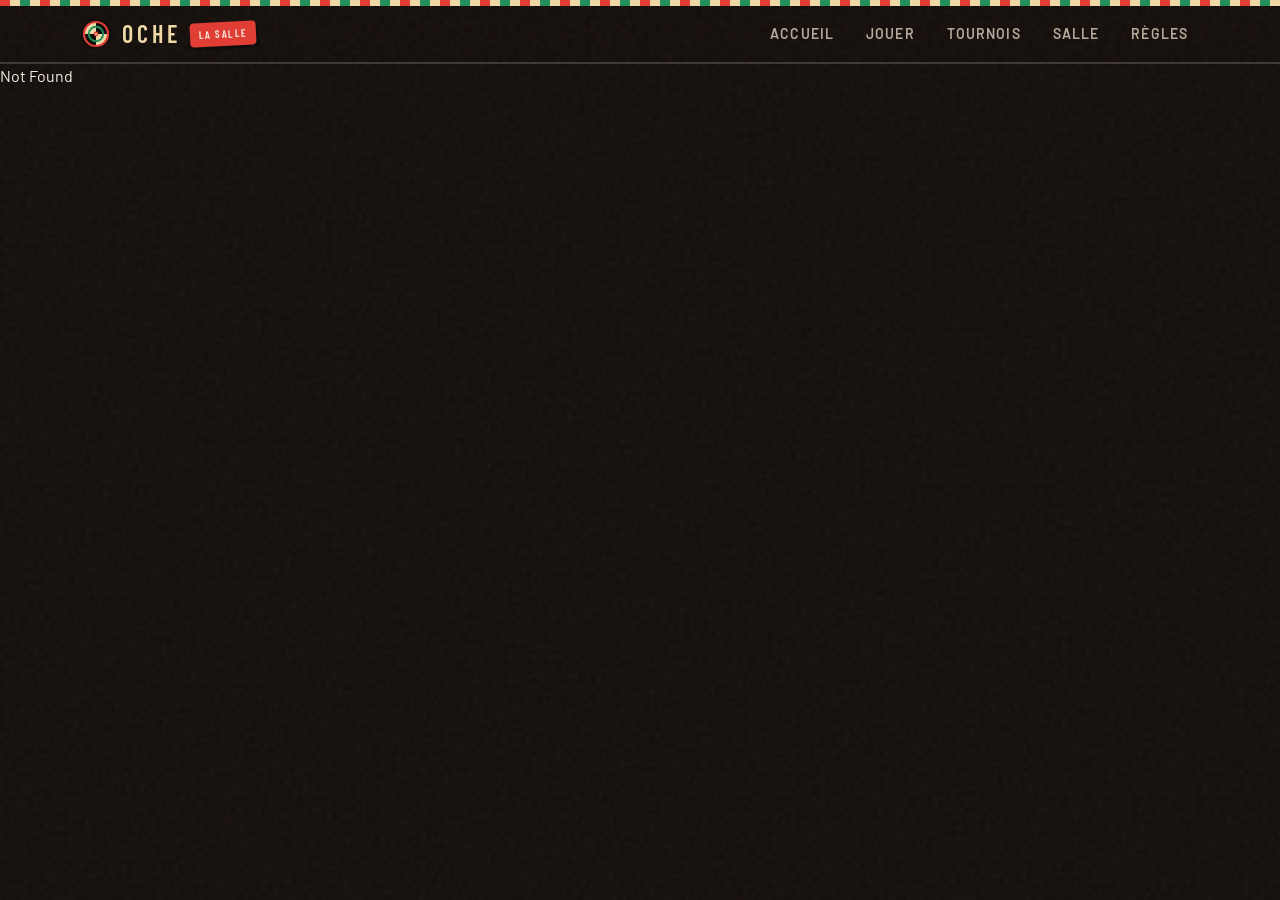
<file: index.html>
<!doctype html>
<html lang="fr" class="antialiased">
  <head>
    <meta name="twitter:card" content="summary_large_image" />
    <meta property="og:title" content="OCHE" />
    <meta property="og:type" content="x:game" />
    <meta property="og:image" content="/og.jpg" />
    <meta property="og:image:width" content="1200" />
    <meta property="og:image:height" content="630" />
    <meta
      property="x:game:image"
      content="/x-banner.jpg"
    />
    <meta property="x:game:image:width" content="1200" />
    <meta property="x:game:image:height" content="264" />
    <meta charset="utf-8" />
    <meta http-equiv="Cache-Control" content="no-cache" />
    <meta name="viewport" content="width=device-width, initial-scale=1" />
    <link
      rel="stylesheet"
      href="/assets/styles-oche-v2.css"
      data-precedence="default"
    />
    <link
      rel="stylesheet"
      href="https://fonts.googleapis.com/css2?family=Barlow+Condensed:wght@500;600;700&amp;family=Barlow:ital,wght@0,400;0,500;0,600;0,700;1,400&amp;family=IBM+Plex+Mono:wght@500&amp;display=swap"
      data-precedence="default"
    />
    <title>OCHE</title>
    <!-- Recovered from https://oche180.grok.me (Grok Build Mode export) -->
    <meta name="theme-color" content="#140f0c" />
    <meta
      name="description"
      content="Tournois de fléchettes pointe acier — 501, cricket, tableaux et règlement WDF."
    />
    <link rel="modulepreload" href="/assets/index-oche-v7.js" />
    <link rel="modulepreload" href="/assets/jsx-runtime-BkSabwWG.js" />
    <link rel="modulepreload" href="/assets/useRouter-B1ejQzOU.js" />
    <link rel="modulepreload" href="/assets/share-config.js" />
    <link rel="modulepreload" href="/assets/share-backend.js" />
    <link rel="modulepreload" href="/assets/store-oche-v7.js" />
    <link rel="modulepreload" href="/assets/link-BA5v6P_F.js" />
    <link rel="modulepreload" href="/assets/routes-oche-v7.js" />
    <link rel="modulepreload" href="/assets/types-UrLSRqj_.js" />
    <link rel="modulepreload" href="/assets/button-oche-v7.js" />
    <link rel="modulepreload" href="/assets/join-form-oche-v7.js" />
    <link rel="modulepreload" href="/assets/formats-M2QI3UJX.js" />
    <link rel="icon" type="image/svg+xml" href="/favicon.svg" />
    <link rel="manifest" href="/manifest.webmanifest" />
    <link rel="apple-touch-icon" href="/icons/apple-touch-icon.png" />
    <link rel="preconnect" href="https://fonts.googleapis.com" />
    <link
      rel="preconnect"
      href="https://fonts.gstatic.com"
      crossorigin="anonymous"
    />
    <meta name="apple-mobile-web-app-title" content="OCHE" />
    <meta name="apple-mobile-web-app-status-bar-style" content="black" />
  </head>
  <body class="bg-bg text-fg">
    <div class="min-h-dvh bg-bg text-fg">
      <header
        class="sticky top-0 z-30 border-b-2 border-line bg-bg/90 backdrop-blur-md"
      >
        <div class="stripe-board" aria-hidden="true"></div>
        <div
          class="mx-auto flex h-14 max-w-6xl items-center justify-between px-4"
        >
          <a
            class="flex items-center gap-2.5 active"
            href="/"
            data-status="active"
            aria-current="page"
            ><svg
              viewBox="0 0 32 32"
              class="shrink-0 size-8"
              aria-hidden="true"
            >
              <circle cx="16" cy="16" r="15" fill="var(--color-inset)"></circle>
              <circle
                cx="16"
                cy="16"
                r="12"
                fill="var(--color-board-cream)"
              ></circle>
              <path
                fill="var(--color-inset)"
                d="M16 16 L16 4 A12 12 0 0 1 28 16 Z"
              ></path>
              <path
                fill="var(--color-inset)"
                d="M16 16 L16 28 A12 12 0 0 1 4 16 Z"
              ></path>
              <circle
                cx="16"
                cy="16"
                r="12"
                fill="none"
                stroke="var(--color-board-red)"
                stroke-width="2.2"
              ></circle>
              <circle
                cx="16"
                cy="16"
                r="7.2"
                fill="none"
                stroke="var(--color-board-green)"
                stroke-width="2"
              ></circle>
              <circle
                cx="16"
                cy="16"
                r="2.4"
                fill="var(--color-board-red)"
              ></circle>
              <circle
                cx="16"
                cy="16"
                r="1"
                fill="var(--color-board-cream)"
              ></circle></svg
            ><span
              class="font-display text-2xl font-semibold tracking-[0.16em] text-board-cream"
              >OCHE</span
            ><span class="stamp stamp-red hidden sm:inline">la salle</span></a
          >
          <nav class="hidden items-center gap-2 md:flex">
            <a
              class="rounded-[var(--radius-sm)] px-3 py-1.5 text-sm font-semibold uppercase tracking-[0.08em] transition-[color,background-color,box-shadow,transform] duration-150 bg-board-red text-fg shadow-[var(--shadow-stamp-cream)] active"
              href="/"
              data-status="active"
              aria-current="page"
              >Accueil</a
            ><a
              href="/jouer"
              class="rounded-[var(--radius-sm)] px-3 py-1.5 text-sm font-semibold uppercase tracking-[0.08em] transition-[color,background-color,box-shadow,transform] duration-150 text-muted hover:text-board-cream"
              >Jouer</a
            ><a
              href="/tournois"
              class="rounded-[var(--radius-sm)] px-3 py-1.5 text-sm font-semibold uppercase tracking-[0.08em] transition-[color,background-color,box-shadow,transform] duration-150 text-muted hover:text-board-cream"
              >Tournois</a
            ><a
              href="/joueurs"
              class="rounded-[var(--radius-sm)] px-3 py-1.5 text-sm font-semibold uppercase tracking-[0.08em] transition-[color,background-color,box-shadow,transform] duration-150 text-muted hover:text-board-cream"
              >Salle</a
            ><a
              href="/regles"
              class="rounded-[var(--radius-sm)] px-3 py-1.5 text-sm font-semibold uppercase tracking-[0.08em] transition-[color,background-color,box-shadow,transform] duration-150 text-muted hover:text-board-cream"
              >Règles</a
            >
          </nav>
        </div>
      </header>
      <div class="pb-24 md:pb-8">
        <!--$-->
        <main
          class="relative mx-auto max-w-6xl overflow-x-hidden px-4 pb-10 pt-8 sm:pt-12"
        >
          <div class="grid items-center gap-10 lg:grid-cols-[1.15fr_0.85fr]">
            <div class="relative">
              <div class="mb-5 flex justify-center lg:hidden">
                <svg
                  viewBox="0 0 100 100"
                  class="mx-auto aspect-square select-none w-32 max-w-none"
                  role="img"
                  aria-label="Cible de fléchettes"
                >
                  <circle
                    cx="50"
                    cy="50"
                    r="46.720"
                    class="fill-inset"
                  ></circle>
                  <g>
                    <path
                      d="M 46.745 29.451 A 20.805 20.805 0 0 1 53.255 29.451 L 50.537 46.611 A 3.431 3.431 0 0 0 49.463 46.611 Z"
                      fill="var(--color-inset)"
                    ></path>
                    <path
                      d="M 46.414 27.360 A 22.922 22.922 0 0 1 53.586 27.360 L 53.255 29.451 A 20.805 20.805 0 0 0 46.745 29.451 Z"
                      fill="var(--color-board-red)"
                    ></path>
                    <path
                      d="M 44.587 15.824 A 34.602 34.602 0 0 1 55.413 15.824 L 53.586 27.360 A 22.922 22.922 0 0 0 46.414 27.360 Z"
                      fill="var(--color-inset)"
                    ></path>
                    <path
                      d="M 44.290 13.949 A 36.500 36.500 0 0 1 55.710 13.949 L 55.413 15.824 A 34.602 34.602 0 0 0 44.587 15.824 Z"
                      fill="var(--color-board-red)"
                    ></path>
                    <text
                      x="50.000"
                      y="7.660"
                      text-anchor="middle"
                      dominant-baseline="middle"
                      class="fill-fg font-display text-[4.2px] font-semibold tracking-wide"
                      pointer-events="none"
                    >
                      20
                    </text>
                  </g>
                  <g>
                    <path
                      d="M 53.255 29.451 A 20.805 20.805 0 0 1 59.445 31.463 L 51.558 46.943 A 3.431 3.431 0 0 0 50.537 46.611 Z"
                      fill="var(--color-board-cream)"
                    ></path>
                    <path
                      d="M 53.586 27.360 A 22.922 22.922 0 0 1 60.406 29.576 L 59.445 31.463 A 20.805 20.805 0 0 0 53.255 29.451 Z"
                      fill="var(--color-board-green)"
                    ></path>
                    <path
                      d="M 55.413 15.824 A 34.602 34.602 0 0 1 65.709 19.169 L 60.406 29.576 A 22.922 22.922 0 0 0 53.586 27.360 Z"
                      fill="var(--color-board-cream)"
                    ></path>
                    <path
                      d="M 55.710 13.949 A 36.500 36.500 0 0 1 66.571 17.478 L 65.709 19.169 A 34.602 34.602 0 0 0 55.413 15.824 Z"
                      fill="var(--color-board-green)"
                    ></path>
                    <text
                      x="63.084"
                      y="9.732"
                      text-anchor="middle"
                      dominant-baseline="middle"
                      class="fill-fg font-display text-[4.2px] font-semibold tracking-wide"
                      pointer-events="none"
                    >
                      1
                    </text>
                  </g>
                  <g>
                    <path
                      d="M 59.445 31.463 A 20.805 20.805 0 0 1 64.711 35.289 L 52.426 47.574 A 3.431 3.431 0 0 0 51.558 46.943 Z"
                      fill="var(--color-inset)"
                    ></path>
                    <path
                      d="M 60.406 29.576 A 22.922 22.922 0 0 1 66.208 33.792 L 64.711 35.289 A 20.805 20.805 0 0 0 59.445 31.463 Z"
                      fill="var(--color-board-red)"
                    ></path>
                    <path
                      d="M 65.709 19.169 A 34.602 34.602 0 0 1 74.467 25.533 L 66.208 33.792 A 22.922 22.922 0 0 0 60.406 29.576 Z"
                      fill="var(--color-inset)"
                    ></path>
                    <path
                      d="M 66.571 17.478 A 36.500 36.500 0 0 1 75.809 24.191 L 74.467 25.533 A 34.602 34.602 0 0 0 65.709 19.169 Z"
                      fill="var(--color-board-red)"
                    ></path>
                    <text
                      x="74.887"
                      y="15.746"
                      text-anchor="middle"
                      dominant-baseline="middle"
                      class="fill-fg font-display text-[4.2px] font-semibold tracking-wide"
                      pointer-events="none"
                    >
                      18
                    </text>
                  </g>
                  <g>
                    <path
                      d="M 64.711 35.289 A 20.805 20.805 0 0 1 68.537 40.555 L 53.057 48.442 A 3.431 3.431 0 0 0 52.426 47.574 Z"
                      fill="var(--color-board-cream)"
                    ></path>
                    <path
                      d="M 66.208 33.792 A 22.922 22.922 0 0 1 70.424 39.594 L 68.537 40.555 A 20.805 20.805 0 0 0 64.711 35.289 Z"
                      fill="var(--color-board-green)"
                    ></path>
                    <path
                      d="M 74.467 25.533 A 34.602 34.602 0 0 1 80.831 34.291 L 70.424 39.594 A 22.922 22.922 0 0 0 66.208 33.792 Z"
                      fill="var(--color-board-cream)"
                    ></path>
                    <path
                      d="M 75.809 24.191 A 36.500 36.500 0 0 1 82.522 33.429 L 80.831 34.291 A 34.602 34.602 0 0 0 74.467 25.533 Z"
                      fill="var(--color-board-green)"
                    ></path>
                    <text
                      x="84.254"
                      y="25.113"
                      text-anchor="middle"
                      dominant-baseline="middle"
                      class="fill-fg font-display text-[4.2px] font-semibold tracking-wide"
                      pointer-events="none"
                    >
                      4
                    </text>
                  </g>
                  <g>
                    <path
                      d="M 68.537 40.555 A 20.805 20.805 0 0 1 70.549 46.745 L 53.389 49.463 A 3.431 3.431 0 0 0 53.057 48.442 Z"
                      fill="var(--color-inset)"
                    ></path>
                    <path
                      d="M 70.424 39.594 A 22.922 22.922 0 0 1 72.640 46.414 L 70.549 46.745 A 20.805 20.805 0 0 0 68.537 40.555 Z"
                      fill="var(--color-board-red)"
                    ></path>
                    <path
                      d="M 80.831 34.291 A 34.602 34.602 0 0 1 84.176 44.587 L 72.640 46.414 A 22.922 22.922 0 0 0 70.424 39.594 Z"
                      fill="var(--color-inset)"
                    ></path>
                    <path
                      d="M 82.522 33.429 A 36.500 36.500 0 0 1 86.051 44.290 L 84.176 44.587 A 34.602 34.602 0 0 0 80.831 34.291 Z"
                      fill="var(--color-board-red)"
                    ></path>
                    <text
                      x="90.268"
                      y="36.916"
                      text-anchor="middle"
                      dominant-baseline="middle"
                      class="fill-fg font-display text-[4.2px] font-semibold tracking-wide"
                      pointer-events="none"
                    >
                      13
                    </text>
                  </g>
                  <g>
                    <path
                      d="M 70.549 46.745 A 20.805 20.805 0 0 1 70.549 53.255 L 53.389 50.537 A 3.431 3.431 0 0 0 53.389 49.463 Z"
                      fill="var(--color-board-cream)"
                    ></path>
                    <path
                      d="M 72.640 46.414 A 22.922 22.922 0 0 1 72.640 53.586 L 70.549 53.255 A 20.805 20.805 0 0 0 70.549 46.745 Z"
                      fill="var(--color-board-green)"
                    ></path>
                    <path
                      d="M 84.176 44.587 A 34.602 34.602 0 0 1 84.176 55.413 L 72.640 53.586 A 22.922 22.922 0 0 0 72.640 46.414 Z"
                      fill="var(--color-board-cream)"
                    ></path>
                    <path
                      d="M 86.051 44.290 A 36.500 36.500 0 0 1 86.051 55.710 L 84.176 55.413 A 34.602 34.602 0 0 0 84.176 44.587 Z"
                      fill="var(--color-board-green)"
                    ></path>
                    <text
                      x="92.340"
                      y="50.000"
                      text-anchor="middle"
                      dominant-baseline="middle"
                      class="fill-fg font-display text-[4.2px] font-semibold tracking-wide"
                      pointer-events="none"
                    >
                      6
                    </text>
                  </g>
                  <g>
                    <path
                      d="M 70.549 53.255 A 20.805 20.805 0 0 1 68.537 59.445 L 53.057 51.558 A 3.431 3.431 0 0 0 53.389 50.537 Z"
                      fill="var(--color-inset)"
                    ></path>
                    <path
                      d="M 72.640 53.586 A 22.922 22.922 0 0 1 70.424 60.406 L 68.537 59.445 A 20.805 20.805 0 0 0 70.549 53.255 Z"
                      fill="var(--color-board-red)"
                    ></path>
                    <path
                      d="M 84.176 55.413 A 34.602 34.602 0 0 1 80.831 65.709 L 70.424 60.406 A 22.922 22.922 0 0 0 72.640 53.586 Z"
                      fill="var(--color-inset)"
                    ></path>
                    <path
                      d="M 86.051 55.710 A 36.500 36.500 0 0 1 82.522 66.571 L 80.831 65.709 A 34.602 34.602 0 0 0 84.176 55.413 Z"
                      fill="var(--color-board-red)"
                    ></path>
                    <text
                      x="90.268"
                      y="63.084"
                      text-anchor="middle"
                      dominant-baseline="middle"
                      class="fill-fg font-display text-[4.2px] font-semibold tracking-wide"
                      pointer-events="none"
                    >
                      10
                    </text>
                  </g>
                  <g>
                    <path
                      d="M 68.537 59.445 A 20.805 20.805 0 0 1 64.711 64.711 L 52.426 52.426 A 3.431 3.431 0 0 0 53.057 51.558 Z"
                      fill="var(--color-board-cream)"
                    ></path>
                    <path
                      d="M 70.424 60.406 A 22.922 22.922 0 0 1 66.208 66.208 L 64.711 64.711 A 20.805 20.805 0 0 0 68.537 59.445 Z"
                      fill="var(--color-board-green)"
                    ></path>
                    <path
                      d="M 80.831 65.709 A 34.602 34.602 0 0 1 74.467 74.467 L 66.208 66.208 A 22.922 22.922 0 0 0 70.424 60.406 Z"
                      fill="var(--color-board-cream)"
                    ></path>
                    <path
                      d="M 82.522 66.571 A 36.500 36.500 0 0 1 75.809 75.809 L 74.467 74.467 A 34.602 34.602 0 0 0 80.831 65.709 Z"
                      fill="var(--color-board-green)"
                    ></path>
                    <text
                      x="84.254"
                      y="74.887"
                      text-anchor="middle"
                      dominant-baseline="middle"
                      class="fill-fg font-display text-[4.2px] font-semibold tracking-wide"
                      pointer-events="none"
                    >
                      15
                    </text>
                  </g>
                  <g>
                    <path
                      d="M 64.711 64.711 A 20.805 20.805 0 0 1 59.445 68.537 L 51.558 53.057 A 3.431 3.431 0 0 0 52.426 52.426 Z"
                      fill="var(--color-inset)"
                    ></path>
                    <path
                      d="M 66.208 66.208 A 22.922 22.922 0 0 1 60.406 70.424 L 59.445 68.537 A 20.805 20.805 0 0 0 64.711 64.711 Z"
                      fill="var(--color-board-red)"
                    ></path>
                    <path
                      d="M 74.467 74.467 A 34.602 34.602 0 0 1 65.709 80.831 L 60.406 70.424 A 22.922 22.922 0 0 0 66.208 66.208 Z"
                      fill="var(--color-inset)"
                    ></path>
                    <path
                      d="M 75.809 75.809 A 36.500 36.500 0 0 1 66.571 82.522 L 65.709 80.831 A 34.602 34.602 0 0 0 74.467 74.467 Z"
                      fill="var(--color-board-red)"
                    ></path>
                    <text
                      x="74.887"
                      y="84.254"
                      text-anchor="middle"
                      dominant-baseline="middle"
                      class="fill-fg font-display text-[4.2px] font-semibold tracking-wide"
                      pointer-events="none"
                    >
                      2
                    </text>
                  </g>
                  <g>
                    <path
                      d="M 59.445 68.537 A 20.805 20.805 0 0 1 53.255 70.549 L 50.537 53.389 A 3.431 3.431 0 0 0 51.558 53.057 Z"
                      fill="var(--color-board-cream)"
                    ></path>
                    <path
                      d="M 60.406 70.424 A 22.922 22.922 0 0 1 53.586 72.640 L 53.255 70.549 A 20.805 20.805 0 0 0 59.445 68.537 Z"
                      fill="var(--color-board-green)"
                    ></path>
                    <path
                      d="M 65.709 80.831 A 34.602 34.602 0 0 1 55.413 84.176 L 53.586 72.640 A 22.922 22.922 0 0 0 60.406 70.424 Z"
                      fill="var(--color-board-cream)"
                    ></path>
                    <path
                      d="M 66.571 82.522 A 36.500 36.500 0 0 1 55.710 86.051 L 55.413 84.176 A 34.602 34.602 0 0 0 65.709 80.831 Z"
                      fill="var(--color-board-green)"
                    ></path>
                    <text
                      x="63.084"
                      y="90.268"
                      text-anchor="middle"
                      dominant-baseline="middle"
                      class="fill-fg font-display text-[4.2px] font-semibold tracking-wide"
                      pointer-events="none"
                    >
                      17
                    </text>
                  </g>
                  <g>
                    <path
                      d="M 53.255 70.549 A 20.805 20.805 0 0 1 46.745 70.549 L 49.463 53.389 A 3.431 3.431 0 0 0 50.537 53.389 Z"
                      fill="var(--color-inset)"
                    ></path>
                    <path
                      d="M 53.586 72.640 A 22.922 22.922 0 0 1 46.414 72.640 L 46.745 70.549 A 20.805 20.805 0 0 0 53.255 70.549 Z"
                      fill="var(--color-board-red)"
                    ></path>
                    <path
                      d="M 55.413 84.176 A 34.602 34.602 0 0 1 44.587 84.176 L 46.414 72.640 A 22.922 22.922 0 0 0 53.586 72.640 Z"
                      fill="var(--color-inset)"
                    ></path>
                    <path
                      d="M 55.710 86.051 A 36.500 36.500 0 0 1 44.290 86.051 L 44.587 84.176 A 34.602 34.602 0 0 0 55.413 84.176 Z"
                      fill="var(--color-board-red)"
                    ></path>
                    <text
                      x="50.000"
                      y="92.340"
                      text-anchor="middle"
                      dominant-baseline="middle"
                      class="fill-fg font-display text-[4.2px] font-semibold tracking-wide"
                      pointer-events="none"
                    >
                      3
                    </text>
                  </g>
                  <g>
                    <path
                      d="M 46.745 70.549 A 20.805 20.805 0 0 1 40.555 68.537 L 48.442 53.057 A 3.431 3.431 0 0 0 49.463 53.389 Z"
                      fill="var(--color-board-cream)"
                    ></path>
                    <path
                      d="M 46.414 72.640 A 22.922 22.922 0 0 1 39.594 70.424 L 40.555 68.537 A 20.805 20.805 0 0 0 46.745 70.549 Z"
                      fill="var(--color-board-green)"
                    ></path>
                    <path
                      d="M 44.587 84.176 A 34.602 34.602 0 0 1 34.291 80.831 L 39.594 70.424 A 22.922 22.922 0 0 0 46.414 72.640 Z"
                      fill="var(--color-board-cream)"
                    ></path>
                    <path
                      d="M 44.290 86.051 A 36.500 36.500 0 0 1 33.429 82.522 L 34.291 80.831 A 34.602 34.602 0 0 0 44.587 84.176 Z"
                      fill="var(--color-board-green)"
                    ></path>
                    <text
                      x="36.916"
                      y="90.268"
                      text-anchor="middle"
                      dominant-baseline="middle"
                      class="fill-fg font-display text-[4.2px] font-semibold tracking-wide"
                      pointer-events="none"
                    >
                      19
                    </text>
                  </g>
                  <g>
                    <path
                      d="M 40.555 68.537 A 20.805 20.805 0 0 1 35.289 64.711 L 47.574 52.426 A 3.431 3.431 0 0 0 48.442 53.057 Z"
                      fill="var(--color-inset)"
                    ></path>
                    <path
                      d="M 39.594 70.424 A 22.922 22.922 0 0 1 33.792 66.208 L 35.289 64.711 A 20.805 20.805 0 0 0 40.555 68.537 Z"
                      fill="var(--color-board-red)"
                    ></path>
                    <path
                      d="M 34.291 80.831 A 34.602 34.602 0 0 1 25.533 74.467 L 33.792 66.208 A 22.922 22.922 0 0 0 39.594 70.424 Z"
                      fill="var(--color-inset)"
                    ></path>
                    <path
                      d="M 33.429 82.522 A 36.500 36.500 0 0 1 24.191 75.809 L 25.533 74.467 A 34.602 34.602 0 0 0 34.291 80.831 Z"
                      fill="var(--color-board-red)"
                    ></path>
                    <text
                      x="25.113"
                      y="84.254"
                      text-anchor="middle"
                      dominant-baseline="middle"
                      class="fill-fg font-display text-[4.2px] font-semibold tracking-wide"
                      pointer-events="none"
                    >
                      7
                    </text>
                  </g>
                  <g>
                    <path
                      d="M 35.289 64.711 A 20.805 20.805 0 0 1 31.463 59.445 L 46.943 51.558 A 3.431 3.431 0 0 0 47.574 52.426 Z"
                      fill="var(--color-board-cream)"
                    ></path>
                    <path
                      d="M 33.792 66.208 A 22.922 22.922 0 0 1 29.576 60.406 L 31.463 59.445 A 20.805 20.805 0 0 0 35.289 64.711 Z"
                      fill="var(--color-board-green)"
                    ></path>
                    <path
                      d="M 25.533 74.467 A 34.602 34.602 0 0 1 19.169 65.709 L 29.576 60.406 A 22.922 22.922 0 0 0 33.792 66.208 Z"
                      fill="var(--color-board-cream)"
                    ></path>
                    <path
                      d="M 24.191 75.809 A 36.500 36.500 0 0 1 17.478 66.571 L 19.169 65.709 A 34.602 34.602 0 0 0 25.533 74.467 Z"
                      fill="var(--color-board-green)"
                    ></path>
                    <text
                      x="15.746"
                      y="74.887"
                      text-anchor="middle"
                      dominant-baseline="middle"
                      class="fill-fg font-display text-[4.2px] font-semibold tracking-wide"
                      pointer-events="none"
                    >
                      16
                    </text>
                  </g>
                  <g>
                    <path
                      d="M 31.463 59.445 A 20.805 20.805 0 0 1 29.451 53.255 L 46.611 50.537 A 3.431 3.431 0 0 0 46.943 51.558 Z"
                      fill="var(--color-inset)"
                    ></path>
                    <path
                      d="M 29.576 60.406 A 22.922 22.922 0 0 1 27.360 53.586 L 29.451 53.255 A 20.805 20.805 0 0 0 31.463 59.445 Z"
                      fill="var(--color-board-red)"
                    ></path>
                    <path
                      d="M 19.169 65.709 A 34.602 34.602 0 0 1 15.824 55.413 L 27.360 53.586 A 22.922 22.922 0 0 0 29.576 60.406 Z"
                      fill="var(--color-inset)"
                    ></path>
                    <path
                      d="M 17.478 66.571 A 36.500 36.500 0 0 1 13.949 55.710 L 15.824 55.413 A 34.602 34.602 0 0 0 19.169 65.709 Z"
                      fill="var(--color-board-red)"
                    ></path>
                    <text
                      x="9.732"
                      y="63.084"
                      text-anchor="middle"
                      dominant-baseline="middle"
                      class="fill-fg font-display text-[4.2px] font-semibold tracking-wide"
                      pointer-events="none"
                    >
                      8
                    </text>
                  </g>
                  <g>
                    <path
                      d="M 29.451 53.255 A 20.805 20.805 0 0 1 29.451 46.745 L 46.611 49.463 A 3.431 3.431 0 0 0 46.611 50.537 Z"
                      fill="var(--color-board-cream)"
                    ></path>
                    <path
                      d="M 27.360 53.586 A 22.922 22.922 0 0 1 27.360 46.414 L 29.451 46.745 A 20.805 20.805 0 0 0 29.451 53.255 Z"
                      fill="var(--color-board-green)"
                    ></path>
                    <path
                      d="M 15.824 55.413 A 34.602 34.602 0 0 1 15.824 44.587 L 27.360 46.414 A 22.922 22.922 0 0 0 27.360 53.586 Z"
                      fill="var(--color-board-cream)"
                    ></path>
                    <path
                      d="M 13.949 55.710 A 36.500 36.500 0 0 1 13.949 44.290 L 15.824 44.587 A 34.602 34.602 0 0 0 15.824 55.413 Z"
                      fill="var(--color-board-green)"
                    ></path>
                    <text
                      x="7.660"
                      y="50.000"
                      text-anchor="middle"
                      dominant-baseline="middle"
                      class="fill-fg font-display text-[4.2px] font-semibold tracking-wide"
                      pointer-events="none"
                    >
                      11
                    </text>
                  </g>
                  <g>
                    <path
                      d="M 29.451 46.745 A 20.805 20.805 0 0 1 31.463 40.555 L 46.943 48.442 A 3.431 3.431 0 0 0 46.611 49.463 Z"
                      fill="var(--color-inset)"
                    ></path>
                    <path
                      d="M 27.360 46.414 A 22.922 22.922 0 0 1 29.576 39.594 L 31.463 40.555 A 20.805 20.805 0 0 0 29.451 46.745 Z"
                      fill="var(--color-board-red)"
                    ></path>
                    <path
                      d="M 15.824 44.587 A 34.602 34.602 0 0 1 19.169 34.291 L 29.576 39.594 A 22.922 22.922 0 0 0 27.360 46.414 Z"
                      fill="var(--color-inset)"
                    ></path>
                    <path
                      d="M 13.949 44.290 A 36.500 36.500 0 0 1 17.478 33.429 L 19.169 34.291 A 34.602 34.602 0 0 0 15.824 44.587 Z"
                      fill="var(--color-board-red)"
                    ></path>
                    <text
                      x="9.732"
                      y="36.916"
                      text-anchor="middle"
                      dominant-baseline="middle"
                      class="fill-fg font-display text-[4.2px] font-semibold tracking-wide"
                      pointer-events="none"
                    >
                      14
                    </text>
                  </g>
                  <g>
                    <path
                      d="M 31.463 40.555 A 20.805 20.805 0 0 1 35.289 35.289 L 47.574 47.574 A 3.431 3.431 0 0 0 46.943 48.442 Z"
                      fill="var(--color-board-cream)"
                    ></path>
                    <path
                      d="M 29.576 39.594 A 22.922 22.922 0 0 1 33.792 33.792 L 35.289 35.289 A 20.805 20.805 0 0 0 31.463 40.555 Z"
                      fill="var(--color-board-green)"
                    ></path>
                    <path
                      d="M 19.169 34.291 A 34.602 34.602 0 0 1 25.533 25.533 L 33.792 33.792 A 22.922 22.922 0 0 0 29.576 39.594 Z"
                      fill="var(--color-board-cream)"
                    ></path>
                    <path
                      d="M 17.478 33.429 A 36.500 36.500 0 0 1 24.191 24.191 L 25.533 25.533 A 34.602 34.602 0 0 0 19.169 34.291 Z"
                      fill="var(--color-board-green)"
                    ></path>
                    <text
                      x="15.746"
                      y="25.113"
                      text-anchor="middle"
                      dominant-baseline="middle"
                      class="fill-fg font-display text-[4.2px] font-semibold tracking-wide"
                      pointer-events="none"
                    >
                      9
                    </text>
                  </g>
                  <g>
                    <path
                      d="M 35.289 35.289 A 20.805 20.805 0 0 1 40.555 31.463 L 48.442 46.943 A 3.431 3.431 0 0 0 47.574 47.574 Z"
                      fill="var(--color-inset)"
                    ></path>
                    <path
                      d="M 33.792 33.792 A 22.922 22.922 0 0 1 39.594 29.576 L 40.555 31.463 A 20.805 20.805 0 0 0 35.289 35.289 Z"
                      fill="var(--color-board-red)"
                    ></path>
                    <path
                      d="M 25.533 25.533 A 34.602 34.602 0 0 1 34.291 19.169 L 39.594 29.576 A 22.922 22.922 0 0 0 33.792 33.792 Z"
                      fill="var(--color-inset)"
                    ></path>
                    <path
                      d="M 24.191 24.191 A 36.500 36.500 0 0 1 33.429 17.478 L 34.291 19.169 A 34.602 34.602 0 0 0 25.533 25.533 Z"
                      fill="var(--color-board-red)"
                    ></path>
                    <text
                      x="25.113"
                      y="15.746"
                      text-anchor="middle"
                      dominant-baseline="middle"
                      class="fill-fg font-display text-[4.2px] font-semibold tracking-wide"
                      pointer-events="none"
                    >
                      12
                    </text>
                  </g>
                  <g>
                    <path
                      d="M 40.555 31.463 A 20.805 20.805 0 0 1 46.745 29.451 L 49.463 46.611 A 3.431 3.431 0 0 0 48.442 46.943 Z"
                      fill="var(--color-board-cream)"
                    ></path>
                    <path
                      d="M 39.594 29.576 A 22.922 22.922 0 0 1 46.414 27.360 L 46.745 29.451 A 20.805 20.805 0 0 0 40.555 31.463 Z"
                      fill="var(--color-board-green)"
                    ></path>
                    <path
                      d="M 34.291 19.169 A 34.602 34.602 0 0 1 44.587 15.824 L 46.414 27.360 A 22.922 22.922 0 0 0 39.594 29.576 Z"
                      fill="var(--color-board-cream)"
                    ></path>
                    <path
                      d="M 33.429 17.478 A 36.500 36.500 0 0 1 44.290 13.949 L 44.587 15.824 A 34.602 34.602 0 0 0 34.291 19.169 Z"
                      fill="var(--color-board-green)"
                    ></path>
                    <text
                      x="36.916"
                      y="9.732"
                      text-anchor="middle"
                      dominant-baseline="middle"
                      class="fill-fg font-display text-[4.2px] font-semibold tracking-wide"
                      pointer-events="none"
                    >
                      5
                    </text>
                  </g>
                  <circle
                    cx="50"
                    cy="50"
                    r="3.431"
                    class="fill-board-green"
                  ></circle>
                  <circle
                    cx="50"
                    cy="50"
                    r="1.387"
                    class="fill-board-red"
                  ></circle>
                </svg>
              </div>
              <span
                class="pointer-events-none absolute -left-3 -top-10 hidden font-display text-[11rem] leading-none text-board-red/40 sm:block"
                aria-hidden="true"
                >20</span
              >
              <div class="reveal relative flex flex-wrap items-center gap-3">
                <span class="stamp stamp-red">En direct</span
                ><span class="stamp stamp-green">Pointe acier</span>
              </div>
              <h1
                class="reveal reveal-2 relative mt-3 max-w-xl font-display text-7xl font-semibold leading-[0.78] tracking-tight text-board-cream sm:text-8xl lg:text-9xl"
              >
                OCHE
              </h1>
              <p
                class="reveal reveal-3 relative mt-5 max-w-lg text-lg text-muted"
              >
                Marquez un 501, ouvrez un tableau, partagez le code. Toute la
                bande voit le même score — comme au club, sans le carnet
                graisseux.
              </p>
              <div class="reveal reveal-4 relative mt-8 flex flex-wrap gap-3">
                <a
                  href="/jouer"
                  class="inline-flex items-center justify-center gap-2 border-2 font-medium tracking-wide select-none transition-[color,background-color,box-shadow,transform] duration-150 ease-[cubic-bezier(0.22,1,0.36,1)] disabled:pointer-events-none disabled:opacity-40 border-inset bg-board-red text-fg shadow-[var(--shadow-stamp-cream)] hover:-translate-x-px hover:-translate-y-px hover:shadow-[var(--shadow-stamp-cream-hover)] active:translate-x-[3px] active:translate-y-[3px] active:shadow-none h-12 px-5 text-base rounded-[var(--radius-md)]"
                  >On joue<svg
                    xmlns="http://www.w3.org/2000/svg"
                    width="24"
                    height="24"
                    viewBox="0 0 24 24"
                    fill="none"
                    stroke="currentColor"
                    stroke-width="2"
                    stroke-linecap="round"
                    stroke-linejoin="round"
                    class="lucide lucide-arrow-right size-4"
                    aria-hidden="true"
                  >
                    <path d="M5 12h14"></path>
                    <path d="m12 5 7 7-7 7"></path></svg></a
                ><a
                  href="/tournois"
                  class="inline-flex items-center justify-center gap-2 border-2 font-medium tracking-wide select-none transition-[color,background-color,box-shadow,transform] duration-150 ease-[cubic-bezier(0.22,1,0.36,1)] disabled:pointer-events-none disabled:opacity-40 border-inset bg-board-green text-fg shadow-[var(--shadow-stamp-cream)] hover:-translate-x-px hover:-translate-y-px hover:shadow-[var(--shadow-stamp-cream-hover)] active:translate-x-[3px] active:translate-y-[3px] active:shadow-none h-12 px-5 text-base rounded-[var(--radius-md)]"
                  >Ouvrir un tournoi</a
                >
              </div>
              <div
                class="reveal reveal-4 relative mt-8 max-w-md p-4 surface-card card-cream"
              >
                <p class="stamp stamp-red">T’as un code ?</p>
                <p class="mt-3 text-sm text-accent-fg/75">
                  Rejoins le tableau déjà lancé dans la salle.
                </p>
                <div class="mt-3">
                  <div>
                    <form class="flex gap-2">
                      <input
                        placeholder="ex. Q2XMVY"
                        autocapitalize="characters"
                        autoCorrect="off"
                        spellcheck="false"
                        class="field tracking-[0.16em]"
                        value=""
                      /><button
                        class="inline-flex items-center justify-center gap-2 border-2 font-medium tracking-wide select-none transition-[color,background-color,box-shadow,transform] duration-150 ease-[cubic-bezier(0.22,1,0.36,1)] disabled:pointer-events-none disabled:opacity-40 border-inset bg-board-green text-fg shadow-[var(--shadow-stamp-cream)] hover:-translate-x-px hover:-translate-y-px hover:shadow-[var(--shadow-stamp-cream-hover)] active:translate-x-[3px] active:translate-y-[3px] active:shadow-none h-11 px-4 text-sm rounded-[var(--radius-md)]"
                        type="submit"
                      >
                        J’y vais
                      </button>
                    </form>
                  </div>
                </div>
              </div>
            </div>
            <div class="hidden lg:block">
              <div class="rotate-2">
                <svg
                  viewBox="0 0 100 100"
                  class="mx-auto aspect-square w-full max-w-[420px] select-none"
                  role="img"
                  aria-label="Cible de fléchettes"
                >
                  <circle
                    cx="50"
                    cy="50"
                    r="46.720"
                    class="fill-inset"
                  ></circle>
                  <g>
                    <path
                      d="M 46.745 29.451 A 20.805 20.805 0 0 1 53.255 29.451 L 50.537 46.611 A 3.431 3.431 0 0 0 49.463 46.611 Z"
                      fill="var(--color-inset)"
                    ></path>
                    <path
                      d="M 46.414 27.360 A 22.922 22.922 0 0 1 53.586 27.360 L 53.255 29.451 A 20.805 20.805 0 0 0 46.745 29.451 Z"
                      fill="var(--color-board-red)"
                    ></path>
                    <path
                      d="M 44.587 15.824 A 34.602 34.602 0 0 1 55.413 15.824 L 53.586 27.360 A 22.922 22.922 0 0 0 46.414 27.360 Z"
                      fill="var(--color-inset)"
                    ></path>
                    <path
                      d="M 44.290 13.949 A 36.500 36.500 0 0 1 55.710 13.949 L 55.413 15.824 A 34.602 34.602 0 0 0 44.587 15.824 Z"
                      fill="var(--color-board-red)"
                    ></path>
                    <text
                      x="50.000"
                      y="7.660"
                      text-anchor="middle"
                      dominant-baseline="middle"
                      class="fill-fg font-display text-[4.2px] font-semibold tracking-wide"
                      pointer-events="none"
                    >
                      20
                    </text>
                  </g>
                  <g>
                    <path
                      d="M 53.255 29.451 A 20.805 20.805 0 0 1 59.445 31.463 L 51.558 46.943 A 3.431 3.431 0 0 0 50.537 46.611 Z"
                      fill="var(--color-board-cream)"
                    ></path>
                    <path
                      d="M 53.586 27.360 A 22.922 22.922 0 0 1 60.406 29.576 L 59.445 31.463 A 20.805 20.805 0 0 0 53.255 29.451 Z"
                      fill="var(--color-board-green)"
                    ></path>
                    <path
                      d="M 55.413 15.824 A 34.602 34.602 0 0 1 65.709 19.169 L 60.406 29.576 A 22.922 22.922 0 0 0 53.586 27.360 Z"
                      fill="var(--color-board-cream)"
                    ></path>
                    <path
                      d="M 55.710 13.949 A 36.500 36.500 0 0 1 66.571 17.478 L 65.709 19.169 A 34.602 34.602 0 0 0 55.413 15.824 Z"
                      fill="var(--color-board-green)"
                    ></path>
                    <text
                      x="63.084"
                      y="9.732"
                      text-anchor="middle"
                      dominant-baseline="middle"
                      class="fill-fg font-display text-[4.2px] font-semibold tracking-wide"
                      pointer-events="none"
                    >
                      1
                    </text>
                  </g>
                  <g>
                    <path
                      d="M 59.445 31.463 A 20.805 20.805 0 0 1 64.711 35.289 L 52.426 47.574 A 3.431 3.431 0 0 0 51.558 46.943 Z"
                      fill="var(--color-inset)"
                    ></path>
                    <path
                      d="M 60.406 29.576 A 22.922 22.922 0 0 1 66.208 33.792 L 64.711 35.289 A 20.805 20.805 0 0 0 59.445 31.463 Z"
                      fill="var(--color-board-red)"
                    ></path>
                    <path
                      d="M 65.709 19.169 A 34.602 34.602 0 0 1 74.467 25.533 L 66.208 33.792 A 22.922 22.922 0 0 0 60.406 29.576 Z"
                      fill="var(--color-inset)"
                    ></path>
                    <path
                      d="M 66.571 17.478 A 36.500 36.500 0 0 1 75.809 24.191 L 74.467 25.533 A 34.602 34.602 0 0 0 65.709 19.169 Z"
                      fill="var(--color-board-red)"
                    ></path>
                    <text
                      x="74.887"
                      y="15.746"
                      text-anchor="middle"
                      dominant-baseline="middle"
                      class="fill-fg font-display text-[4.2px] font-semibold tracking-wide"
                      pointer-events="none"
                    >
                      18
                    </text>
                  </g>
                  <g>
                    <path
                      d="M 64.711 35.289 A 20.805 20.805 0 0 1 68.537 40.555 L 53.057 48.442 A 3.431 3.431 0 0 0 52.426 47.574 Z"
                      fill="var(--color-board-cream)"
                    ></path>
                    <path
                      d="M 66.208 33.792 A 22.922 22.922 0 0 1 70.424 39.594 L 68.537 40.555 A 20.805 20.805 0 0 0 64.711 35.289 Z"
                      fill="var(--color-board-green)"
                    ></path>
                    <path
                      d="M 74.467 25.533 A 34.602 34.602 0 0 1 80.831 34.291 L 70.424 39.594 A 22.922 22.922 0 0 0 66.208 33.792 Z"
                      fill="var(--color-board-cream)"
                    ></path>
                    <path
                      d="M 75.809 24.191 A 36.500 36.500 0 0 1 82.522 33.429 L 80.831 34.291 A 34.602 34.602 0 0 0 74.467 25.533 Z"
                      fill="var(--color-board-green)"
                    ></path>
                    <text
                      x="84.254"
                      y="25.113"
                      text-anchor="middle"
                      dominant-baseline="middle"
                      class="fill-fg font-display text-[4.2px] font-semibold tracking-wide"
                      pointer-events="none"
                    >
                      4
                    </text>
                  </g>
                  <g>
                    <path
                      d="M 68.537 40.555 A 20.805 20.805 0 0 1 70.549 46.745 L 53.389 49.463 A 3.431 3.431 0 0 0 53.057 48.442 Z"
                      fill="var(--color-inset)"
                    ></path>
                    <path
                      d="M 70.424 39.594 A 22.922 22.922 0 0 1 72.640 46.414 L 70.549 46.745 A 20.805 20.805 0 0 0 68.537 40.555 Z"
                      fill="var(--color-board-red)"
                    ></path>
                    <path
                      d="M 80.831 34.291 A 34.602 34.602 0 0 1 84.176 44.587 L 72.640 46.414 A 22.922 22.922 0 0 0 70.424 39.594 Z"
                      fill="var(--color-inset)"
                    ></path>
                    <path
                      d="M 82.522 33.429 A 36.500 36.500 0 0 1 86.051 44.290 L 84.176 44.587 A 34.602 34.602 0 0 0 80.831 34.291 Z"
                      fill="var(--color-board-red)"
                    ></path>
                    <text
                      x="90.268"
                      y="36.916"
                      text-anchor="middle"
                      dominant-baseline="middle"
                      class="fill-fg font-display text-[4.2px] font-semibold tracking-wide"
                      pointer-events="none"
                    >
                      13
                    </text>
                  </g>
                  <g>
                    <path
                      d="M 70.549 46.745 A 20.805 20.805 0 0 1 70.549 53.255 L 53.389 50.537 A 3.431 3.431 0 0 0 53.389 49.463 Z"
                      fill="var(--color-board-cream)"
                    ></path>
                    <path
                      d="M 72.640 46.414 A 22.922 22.922 0 0 1 72.640 53.586 L 70.549 53.255 A 20.805 20.805 0 0 0 70.549 46.745 Z"
                      fill="var(--color-board-green)"
                    ></path>
                    <path
                      d="M 84.176 44.587 A 34.602 34.602 0 0 1 84.176 55.413 L 72.640 53.586 A 22.922 22.922 0 0 0 72.640 46.414 Z"
                      fill="var(--color-board-cream)"
                    ></path>
                    <path
                      d="M 86.051 44.290 A 36.500 36.500 0 0 1 86.051 55.710 L 84.176 55.413 A 34.602 34.602 0 0 0 84.176 44.587 Z"
                      fill="var(--color-board-green)"
                    ></path>
                    <text
                      x="92.340"
                      y="50.000"
                      text-anchor="middle"
                      dominant-baseline="middle"
                      class="fill-fg font-display text-[4.2px] font-semibold tracking-wide"
                      pointer-events="none"
                    >
                      6
                    </text>
                  </g>
                  <g>
                    <path
                      d="M 70.549 53.255 A 20.805 20.805 0 0 1 68.537 59.445 L 53.057 51.558 A 3.431 3.431 0 0 0 53.389 50.537 Z"
                      fill="var(--color-inset)"
                    ></path>
                    <path
                      d="M 72.640 53.586 A 22.922 22.922 0 0 1 70.424 60.406 L 68.537 59.445 A 20.805 20.805 0 0 0 70.549 53.255 Z"
                      fill="var(--color-board-red)"
                    ></path>
                    <path
                      d="M 84.176 55.413 A 34.602 34.602 0 0 1 80.831 65.709 L 70.424 60.406 A 22.922 22.922 0 0 0 72.640 53.586 Z"
                      fill="var(--color-inset)"
                    ></path>
                    <path
                      d="M 86.051 55.710 A 36.500 36.500 0 0 1 82.522 66.571 L 80.831 65.709 A 34.602 34.602 0 0 0 84.176 55.413 Z"
                      fill="var(--color-board-red)"
                    ></path>
                    <text
                      x="90.268"
                      y="63.084"
                      text-anchor="middle"
                      dominant-baseline="middle"
                      class="fill-fg font-display text-[4.2px] font-semibold tracking-wide"
                      pointer-events="none"
                    >
                      10
                    </text>
                  </g>
                  <g>
                    <path
                      d="M 68.537 59.445 A 20.805 20.805 0 0 1 64.711 64.711 L 52.426 52.426 A 3.431 3.431 0 0 0 53.057 51.558 Z"
                      fill="var(--color-board-cream)"
                    ></path>
                    <path
                      d="M 70.424 60.406 A 22.922 22.922 0 0 1 66.208 66.208 L 64.711 64.711 A 20.805 20.805 0 0 0 68.537 59.445 Z"
                      fill="var(--color-board-green)"
                    ></path>
                    <path
                      d="M 80.831 65.709 A 34.602 34.602 0 0 1 74.467 74.467 L 66.208 66.208 A 22.922 22.922 0 0 0 70.424 60.406 Z"
                      fill="var(--color-board-cream)"
                    ></path>
                    <path
                      d="M 82.522 66.571 A 36.500 36.500 0 0 1 75.809 75.809 L 74.467 74.467 A 34.602 34.602 0 0 0 80.831 65.709 Z"
                      fill="var(--color-board-green)"
                    ></path>
                    <text
                      x="84.254"
                      y="74.887"
                      text-anchor="middle"
                      dominant-baseline="middle"
                      class="fill-fg font-display text-[4.2px] font-semibold tracking-wide"
                      pointer-events="none"
                    >
                      15
                    </text>
                  </g>
                  <g>
                    <path
                      d="M 64.711 64.711 A 20.805 20.805 0 0 1 59.445 68.537 L 51.558 53.057 A 3.431 3.431 0 0 0 52.426 52.426 Z"
                      fill="var(--color-inset)"
                    ></path>
                    <path
                      d="M 66.208 66.208 A 22.922 22.922 0 0 1 60.406 70.424 L 59.445 68.537 A 20.805 20.805 0 0 0 64.711 64.711 Z"
                      fill="var(--color-board-red)"
                    ></path>
                    <path
                      d="M 74.467 74.467 A 34.602 34.602 0 0 1 65.709 80.831 L 60.406 70.424 A 22.922 22.922 0 0 0 66.208 66.208 Z"
                      fill="var(--color-inset)"
                    ></path>
                    <path
                      d="M 75.809 75.809 A 36.500 36.500 0 0 1 66.571 82.522 L 65.709 80.831 A 34.602 34.602 0 0 0 74.467 74.467 Z"
                      fill="var(--color-board-red)"
                    ></path>
                    <text
                      x="74.887"
                      y="84.254"
                      text-anchor="middle"
                      dominant-baseline="middle"
                      class="fill-fg font-display text-[4.2px] font-semibold tracking-wide"
                      pointer-events="none"
                    >
                      2
                    </text>
                  </g>
                  <g>
                    <path
                      d="M 59.445 68.537 A 20.805 20.805 0 0 1 53.255 70.549 L 50.537 53.389 A 3.431 3.431 0 0 0 51.558 53.057 Z"
                      fill="var(--color-board-cream)"
                    ></path>
                    <path
                      d="M 60.406 70.424 A 22.922 22.922 0 0 1 53.586 72.640 L 53.255 70.549 A 20.805 20.805 0 0 0 59.445 68.537 Z"
                      fill="var(--color-board-green)"
                    ></path>
                    <path
                      d="M 65.709 80.831 A 34.602 34.602 0 0 1 55.413 84.176 L 53.586 72.640 A 22.922 22.922 0 0 0 60.406 70.424 Z"
                      fill="var(--color-board-cream)"
                    ></path>
                    <path
                      d="M 66.571 82.522 A 36.500 36.500 0 0 1 55.710 86.051 L 55.413 84.176 A 34.602 34.602 0 0 0 65.709 80.831 Z"
                      fill="var(--color-board-green)"
                    ></path>
                    <text
                      x="63.084"
                      y="90.268"
                      text-anchor="middle"
                      dominant-baseline="middle"
                      class="fill-fg font-display text-[4.2px] font-semibold tracking-wide"
                      pointer-events="none"
                    >
                      17
                    </text>
                  </g>
                  <g>
                    <path
                      d="M 53.255 70.549 A 20.805 20.805 0 0 1 46.745 70.549 L 49.463 53.389 A 3.431 3.431 0 0 0 50.537 53.389 Z"
                      fill="var(--color-inset)"
                    ></path>
                    <path
                      d="M 53.586 72.640 A 22.922 22.922 0 0 1 46.414 72.640 L 46.745 70.549 A 20.805 20.805 0 0 0 53.255 70.549 Z"
                      fill="var(--color-board-red)"
                    ></path>
                    <path
                      d="M 55.413 84.176 A 34.602 34.602 0 0 1 44.587 84.176 L 46.414 72.640 A 22.922 22.922 0 0 0 53.586 72.640 Z"
                      fill="var(--color-inset)"
                    ></path>
                    <path
                      d="M 55.710 86.051 A 36.500 36.500 0 0 1 44.290 86.051 L 44.587 84.176 A 34.602 34.602 0 0 0 55.413 84.176 Z"
                      fill="var(--color-board-red)"
                    ></path>
                    <text
                      x="50.000"
                      y="92.340"
                      text-anchor="middle"
                      dominant-baseline="middle"
                      class="fill-fg font-display text-[4.2px] font-semibold tracking-wide"
                      pointer-events="none"
                    >
                      3
                    </text>
                  </g>
                  <g>
                    <path
                      d="M 46.745 70.549 A 20.805 20.805 0 0 1 40.555 68.537 L 48.442 53.057 A 3.431 3.431 0 0 0 49.463 53.389 Z"
                      fill="var(--color-board-cream)"
                    ></path>
                    <path
                      d="M 46.414 72.640 A 22.922 22.922 0 0 1 39.594 70.424 L 40.555 68.537 A 20.805 20.805 0 0 0 46.745 70.549 Z"
                      fill="var(--color-board-green)"
                    ></path>
                    <path
                      d="M 44.587 84.176 A 34.602 34.602 0 0 1 34.291 80.831 L 39.594 70.424 A 22.922 22.922 0 0 0 46.414 72.640 Z"
                      fill="var(--color-board-cream)"
                    ></path>
                    <path
                      d="M 44.290 86.051 A 36.500 36.500 0 0 1 33.429 82.522 L 34.291 80.831 A 34.602 34.602 0 0 0 44.587 84.176 Z"
                      fill="var(--color-board-green)"
                    ></path>
                    <text
                      x="36.916"
                      y="90.268"
                      text-anchor="middle"
                      dominant-baseline="middle"
                      class="fill-fg font-display text-[4.2px] font-semibold tracking-wide"
                      pointer-events="none"
                    >
                      19
                    </text>
                  </g>
                  <g>
                    <path
                      d="M 40.555 68.537 A 20.805 20.805 0 0 1 35.289 64.711 L 47.574 52.426 A 3.431 3.431 0 0 0 48.442 53.057 Z"
                      fill="var(--color-inset)"
                    ></path>
                    <path
                      d="M 39.594 70.424 A 22.922 22.922 0 0 1 33.792 66.208 L 35.289 64.711 A 20.805 20.805 0 0 0 40.555 68.537 Z"
                      fill="var(--color-board-red)"
                    ></path>
                    <path
                      d="M 34.291 80.831 A 34.602 34.602 0 0 1 25.533 74.467 L 33.792 66.208 A 22.922 22.922 0 0 0 39.594 70.424 Z"
                      fill="var(--color-inset)"
                    ></path>
                    <path
                      d="M 33.429 82.522 A 36.500 36.500 0 0 1 24.191 75.809 L 25.533 74.467 A 34.602 34.602 0 0 0 34.291 80.831 Z"
                      fill="var(--color-board-red)"
                    ></path>
                    <text
                      x="25.113"
                      y="84.254"
                      text-anchor="middle"
                      dominant-baseline="middle"
                      class="fill-fg font-display text-[4.2px] font-semibold tracking-wide"
                      pointer-events="none"
                    >
                      7
                    </text>
                  </g>
                  <g>
                    <path
                      d="M 35.289 64.711 A 20.805 20.805 0 0 1 31.463 59.445 L 46.943 51.558 A 3.431 3.431 0 0 0 47.574 52.426 Z"
                      fill="var(--color-board-cream)"
                    ></path>
                    <path
                      d="M 33.792 66.208 A 22.922 22.922 0 0 1 29.576 60.406 L 31.463 59.445 A 20.805 20.805 0 0 0 35.289 64.711 Z"
                      fill="var(--color-board-green)"
                    ></path>
                    <path
                      d="M 25.533 74.467 A 34.602 34.602 0 0 1 19.169 65.709 L 29.576 60.406 A 22.922 22.922 0 0 0 33.792 66.208 Z"
                      fill="var(--color-board-cream)"
                    ></path>
                    <path
                      d="M 24.191 75.809 A 36.500 36.500 0 0 1 17.478 66.571 L 19.169 65.709 A 34.602 34.602 0 0 0 25.533 74.467 Z"
                      fill="var(--color-board-green)"
                    ></path>
                    <text
                      x="15.746"
                      y="74.887"
                      text-anchor="middle"
                      dominant-baseline="middle"
                      class="fill-fg font-display text-[4.2px] font-semibold tracking-wide"
                      pointer-events="none"
                    >
                      16
                    </text>
                  </g>
                  <g>
                    <path
                      d="M 31.463 59.445 A 20.805 20.805 0 0 1 29.451 53.255 L 46.611 50.537 A 3.431 3.431 0 0 0 46.943 51.558 Z"
                      fill="var(--color-inset)"
                    ></path>
                    <path
                      d="M 29.576 60.406 A 22.922 22.922 0 0 1 27.360 53.586 L 29.451 53.255 A 20.805 20.805 0 0 0 31.463 59.445 Z"
                      fill="var(--color-board-red)"
                    ></path>
                    <path
                      d="M 19.169 65.709 A 34.602 34.602 0 0 1 15.824 55.413 L 27.360 53.586 A 22.922 22.922 0 0 0 29.576 60.406 Z"
                      fill="var(--color-inset)"
                    ></path>
                    <path
                      d="M 17.478 66.571 A 36.500 36.500 0 0 1 13.949 55.710 L 15.824 55.413 A 34.602 34.602 0 0 0 19.169 65.709 Z"
                      fill="var(--color-board-red)"
                    ></path>
                    <text
                      x="9.732"
                      y="63.084"
                      text-anchor="middle"
                      dominant-baseline="middle"
                      class="fill-fg font-display text-[4.2px] font-semibold tracking-wide"
                      pointer-events="none"
                    >
                      8
                    </text>
                  </g>
                  <g>
                    <path
                      d="M 29.451 53.255 A 20.805 20.805 0 0 1 29.451 46.745 L 46.611 49.463 A 3.431 3.431 0 0 0 46.611 50.537 Z"
                      fill="var(--color-board-cream)"
                    ></path>
                    <path
                      d="M 27.360 53.586 A 22.922 22.922 0 0 1 27.360 46.414 L 29.451 46.745 A 20.805 20.805 0 0 0 29.451 53.255 Z"
                      fill="var(--color-board-green)"
                    ></path>
                    <path
                      d="M 15.824 55.413 A 34.602 34.602 0 0 1 15.824 44.587 L 27.360 46.414 A 22.922 22.922 0 0 0 27.360 53.586 Z"
                      fill="var(--color-board-cream)"
                    ></path>
                    <path
                      d="M 13.949 55.710 A 36.500 36.500 0 0 1 13.949 44.290 L 15.824 44.587 A 34.602 34.602 0 0 0 15.824 55.413 Z"
                      fill="var(--color-board-green)"
                    ></path>
                    <text
                      x="7.660"
                      y="50.000"
                      text-anchor="middle"
                      dominant-baseline="middle"
                      class="fill-fg font-display text-[4.2px] font-semibold tracking-wide"
                      pointer-events="none"
                    >
                      11
                    </text>
                  </g>
                  <g>
                    <path
                      d="M 29.451 46.745 A 20.805 20.805 0 0 1 31.463 40.555 L 46.943 48.442 A 3.431 3.431 0 0 0 46.611 49.463 Z"
                      fill="var(--color-inset)"
                    ></path>
                    <path
                      d="M 27.360 46.414 A 22.922 22.922 0 0 1 29.576 39.594 L 31.463 40.555 A 20.805 20.805 0 0 0 29.451 46.745 Z"
                      fill="var(--color-board-red)"
                    ></path>
                    <path
                      d="M 15.824 44.587 A 34.602 34.602 0 0 1 19.169 34.291 L 29.576 39.594 A 22.922 22.922 0 0 0 27.360 46.414 Z"
                      fill="var(--color-inset)"
                    ></path>
                    <path
                      d="M 13.949 44.290 A 36.500 36.500 0 0 1 17.478 33.429 L 19.169 34.291 A 34.602 34.602 0 0 0 15.824 44.587 Z"
                      fill="var(--color-board-red)"
                    ></path>
                    <text
                      x="9.732"
                      y="36.916"
                      text-anchor="middle"
                      dominant-baseline="middle"
                      class="fill-fg font-display text-[4.2px] font-semibold tracking-wide"
                      pointer-events="none"
                    >
                      14
                    </text>
                  </g>
                  <g>
                    <path
                      d="M 31.463 40.555 A 20.805 20.805 0 0 1 35.289 35.289 L 47.574 47.574 A 3.431 3.431 0 0 0 46.943 48.442 Z"
                      fill="var(--color-board-cream)"
                    ></path>
                    <path
                      d="M 29.576 39.594 A 22.922 22.922 0 0 1 33.792 33.792 L 35.289 35.289 A 20.805 20.805 0 0 0 31.463 40.555 Z"
                      fill="var(--color-board-green)"
                    ></path>
                    <path
                      d="M 19.169 34.291 A 34.602 34.602 0 0 1 25.533 25.533 L 33.792 33.792 A 22.922 22.922 0 0 0 29.576 39.594 Z"
                      fill="var(--color-board-cream)"
                    ></path>
                    <path
                      d="M 17.478 33.429 A 36.500 36.500 0 0 1 24.191 24.191 L 25.533 25.533 A 34.602 34.602 0 0 0 19.169 34.291 Z"
                      fill="var(--color-board-green)"
                    ></path>
                    <text
                      x="15.746"
                      y="25.113"
                      text-anchor="middle"
                      dominant-baseline="middle"
                      class="fill-fg font-display text-[4.2px] font-semibold tracking-wide"
                      pointer-events="none"
                    >
                      9
                    </text>
                  </g>
                  <g>
                    <path
                      d="M 35.289 35.289 A 20.805 20.805 0 0 1 40.555 31.463 L 48.442 46.943 A 3.431 3.431 0 0 0 47.574 47.574 Z"
                      fill="var(--color-inset)"
                    ></path>
                    <path
                      d="M 33.792 33.792 A 22.922 22.922 0 0 1 39.594 29.576 L 40.555 31.463 A 20.805 20.805 0 0 0 35.289 35.289 Z"
                      fill="var(--color-board-red)"
                    ></path>
                    <path
                      d="M 25.533 25.533 A 34.602 34.602 0 0 1 34.291 19.169 L 39.594 29.576 A 22.922 22.922 0 0 0 33.792 33.792 Z"
                      fill="var(--color-inset)"
                    ></path>
                    <path
                      d="M 24.191 24.191 A 36.500 36.500 0 0 1 33.429 17.478 L 34.291 19.169 A 34.602 34.602 0 0 0 25.533 25.533 Z"
                      fill="var(--color-board-red)"
                    ></path>
                    <text
                      x="25.113"
                      y="15.746"
                      text-anchor="middle"
                      dominant-baseline="middle"
                      class="fill-fg font-display text-[4.2px] font-semibold tracking-wide"
                      pointer-events="none"
                    >
                      12
                    </text>
                  </g>
                  <g>
                    <path
                      d="M 40.555 31.463 A 20.805 20.805 0 0 1 46.745 29.451 L 49.463 46.611 A 3.431 3.431 0 0 0 48.442 46.943 Z"
                      fill="var(--color-board-cream)"
                    ></path>
                    <path
                      d="M 39.594 29.576 A 22.922 22.922 0 0 1 46.414 27.360 L 46.745 29.451 A 20.805 20.805 0 0 0 40.555 31.463 Z"
                      fill="var(--color-board-green)"
                    ></path>
                    <path
                      d="M 34.291 19.169 A 34.602 34.602 0 0 1 44.587 15.824 L 46.414 27.360 A 22.922 22.922 0 0 0 39.594 29.576 Z"
                      fill="var(--color-board-cream)"
                    ></path>
                    <path
                      d="M 33.429 17.478 A 36.500 36.500 0 0 1 44.290 13.949 L 44.587 15.824 A 34.602 34.602 0 0 0 34.291 19.169 Z"
                      fill="var(--color-board-green)"
                    ></path>
                    <text
                      x="36.916"
                      y="9.732"
                      text-anchor="middle"
                      dominant-baseline="middle"
                      class="fill-fg font-display text-[4.2px] font-semibold tracking-wide"
                      pointer-events="none"
                    >
                      5
                    </text>
                  </g>
                  <circle
                    cx="50"
                    cy="50"
                    r="3.431"
                    class="fill-board-green"
                  ></circle>
                  <circle
                    cx="50"
                    cy="50"
                    r="1.387"
                    class="fill-board-red"
                  ></circle>
                </svg>
              </div>
            </div>
          </div>
          <div class="mt-16 grid gap-5 sm:grid-cols-3">
            <a href="/regles" class="surface-card block p-5 card-red"
              ><p class="stamp stamp-cream">Le règlement</p>
              <p class="mt-4 font-display text-3xl font-semibold leading-none">
                Oche, cork, bust
              </p>
              <p class="mt-3 text-sm text-fg/85">
                Les distances, le 501, le vocabulaire — tout ce qu’on se crie
                entre deux volées.
              </p></a
            ><a href="/checkouts" class="surface-card block p-5 card-green"
              ><p class="stamp stamp-cream">Les sorties</p>
              <p class="mt-4 font-display text-3xl font-semibold leading-none">
                De 170 au madhouse
              </p>
              <p class="mt-3 text-sm text-fg/85">
                Les routes propres en double out, les bogeys, le 9-darter du
                dimanche.
              </p></a
            ><a href="/joueurs" class="surface-card block p-5 card-cream"
              ><p class="stamp stamp-red">La bande</p>
              <p class="mt-4 font-display text-3xl font-semibold leading-none">
                6 joueurs
              </p>
              <p class="mt-3 text-sm text-accent-fg/75">
                Victoires, palmarès, surnoms de salle. Ajoutez qui passe ce
                soir.
              </p></a
            >
          </div>
          <section class="mt-16">
            <div class="flex items-baseline justify-between">
              <h2 class="font-display text-3xl font-semibold text-board-cream">
                Derniers matchs
              </h2>
              <a
                href="/jouer"
                class="text-sm font-semibold uppercase tracking-[0.12em] text-board-red hover:text-fg"
                >Saisir</a
              >
            </div>
            <p class="mt-4 text-muted">
              Personne n’a encore marqué. Un 501, deux joueurs — et la salle
              s’allume.
            </p>
          </section>
          <p
            class="mt-16 text-center font-display text-sm uppercase tracking-[0.22em] text-subtle"
          >
            36<!-- -->
            formats ·
            <!-- -->6<!-- -->
            tableaux · pointe acier
          </p>
        </main>
        <!--/$-->
      </div>
      <nav
        class="fixed inset-x-0 bottom-0 z-30 border-t-2 border-line bg-bg/95 pb-[env(safe-area-inset-bottom)] backdrop-blur-md md:hidden"
      >
        <div class="stripe-board" aria-hidden="true"></div>
        <div class="grid grid-cols-5">
          <a
            class="flex min-h-14 flex-col items-center justify-center gap-1 text-[11px] font-semibold tracking-wide text-board-cream active"
            href="/"
            data-status="active"
            aria-current="page"
            ><span
              class="flex size-8 items-center justify-center rounded-[var(--radius-sm)] transition-colors duration-150 bg-board-red text-fg shadow-[var(--shadow-stamp-cream)]"
              ><svg
                xmlns="http://www.w3.org/2000/svg"
                width="24"
                height="24"
                viewBox="0 0 24 24"
                fill="none"
                stroke="currentColor"
                stroke-width="2"
                stroke-linecap="round"
                stroke-linejoin="round"
                class="lucide lucide-house size-4"
                aria-hidden="true"
              >
                <path d="M15 21v-8a1 1 0 0 0-1-1h-4a1 1 0 0 0-1 1v8"></path>
                <path
                  d="M3 10a2 2 0 0 1 .709-1.528l7-5.999a2 2 0 0 1 2.582 0l7 5.999A2 2 0 0 1 21 10v9a2 2 0 0 1-2 2H5a2 2 0 0 1-2-2z"
                ></path></svg></span
            >Accueil</a
          ><a
            href="/jouer"
            class="flex min-h-14 flex-col items-center justify-center gap-1 text-[11px] font-semibold tracking-wide text-subtle"
            ><span
              class="flex size-8 items-center justify-center rounded-[var(--radius-sm)] transition-colors duration-150"
              ><svg
                xmlns="http://www.w3.org/2000/svg"
                width="24"
                height="24"
                viewBox="0 0 24 24"
                fill="none"
                stroke="currentColor"
                stroke-width="2"
                stroke-linecap="round"
                stroke-linejoin="round"
                class="lucide lucide-swords size-4"
                aria-hidden="true"
              >
                <polyline points="14.5 17.5 3 6 3 3 6 3 17.5 14.5"></polyline>
                <line x1="13" x2="19" y1="19" y2="13"></line>
                <line x1="16" x2="20" y1="16" y2="20"></line>
                <line x1="19" x2="21" y1="21" y2="19"></line>
                <polyline points="14.5 6.5 18 3 21 3 21 6 17.5 9.5"></polyline>
                <line x1="5" x2="9" y1="14" y2="18"></line>
                <line x1="7" x2="4" y1="17" y2="20"></line>
                <line x1="3" x2="5" y1="19" y2="21"></line></svg></span
            >Jouer</a
          ><a
            href="/tournois"
            class="flex min-h-14 flex-col items-center justify-center gap-1 text-[11px] font-semibold tracking-wide text-subtle"
            ><span
              class="flex size-8 items-center justify-center rounded-[var(--radius-sm)] transition-colors duration-150"
              ><svg
                xmlns="http://www.w3.org/2000/svg"
                width="24"
                height="24"
                viewBox="0 0 24 24"
                fill="none"
                stroke="currentColor"
                stroke-width="2"
                stroke-linecap="round"
                stroke-linejoin="round"
                class="lucide lucide-trophy size-4"
                aria-hidden="true"
              >
                <path d="M6 9H4.5a2.5 2.5 0 0 1 0-5H6"></path>
                <path d="M18 9h1.5a2.5 2.5 0 0 0 0-5H18"></path>
                <path d="M4 22h16"></path>
                <path
                  d="M10 14.66V17c0 .55-.47.98-.97 1.21C7.85 18.75 7 20.24 7 22"
                ></path>
                <path
                  d="M14 14.66V17c0 .55.47.98.97 1.21C16.15 18.75 17 20.24 17 22"
                ></path>
                <path d="M18 2H6v7a6 6 0 0 0 12 0V2Z"></path></svg></span
            >Tournois</a
          ><a
            href="/joueurs"
            class="flex min-h-14 flex-col items-center justify-center gap-1 text-[11px] font-semibold tracking-wide text-subtle"
            ><span
              class="flex size-8 items-center justify-center rounded-[var(--radius-sm)] transition-colors duration-150"
              ><svg
                xmlns="http://www.w3.org/2000/svg"
                width="24"
                height="24"
                viewBox="0 0 24 24"
                fill="none"
                stroke="currentColor"
                stroke-width="2"
                stroke-linecap="round"
                stroke-linejoin="round"
                class="lucide lucide-users size-4"
                aria-hidden="true"
              >
                <path d="M16 21v-2a4 4 0 0 0-4-4H6a4 4 0 0 0-4 4v2"></path>
                <path d="M16 3.128a4 4 0 0 1 0 7.744"></path>
                <path d="M22 21v-2a4 4 0 0 0-3-3.87"></path>
                <circle cx="9" cy="7" r="4"></circle></svg></span
            >Salle</a
          ><a
            href="/regles"
            class="flex min-h-14 flex-col items-center justify-center gap-1 text-[11px] font-semibold tracking-wide text-subtle"
            ><span
              class="flex size-8 items-center justify-center rounded-[var(--radius-sm)] transition-colors duration-150"
              ><svg
                xmlns="http://www.w3.org/2000/svg"
                width="24"
                height="24"
                viewBox="0 0 24 24"
                fill="none"
                stroke="currentColor"
                stroke-width="2"
                stroke-linecap="round"
                stroke-linejoin="round"
                class="lucide lucide-book-open size-4"
                aria-hidden="true"
              >
                <path d="M12 7v14"></path>
                <path
                  d="M3 18a1 1 0 0 1-1-1V4a1 1 0 0 1 1-1h5a4 4 0 0 1 4 4 4 4 0 0 1 4-4h5a1 1 0 0 1 1 1v13a1 1 0 0 1-1 1h-6a3 3 0 0 0-3 3 3 3 0 0 0-3-3z"
                ></path></svg></span
            >Règles</a
          >
        </div>
      </nav>
    </div>
    <script class="$tsr" id="$tsr-stream-barrier">
      (self.$R = self.$R || {})["tsr"] = [];
      self.$_TSR = {
        h() {
          (this.hydrated = !0), this.c();
        },
        e() {
          (this.streamEnded = !0), this.c();
        },
        c() {
          this.hydrated &&
            this.streamEnded &&
            (delete self.$_TSR, delete self.$R.tsr);
        },
        p(e) {
          this.initialized ? e() : this.buffer.push(e);
        },
        buffer: [],
      };
      $_TSR.router = (($R) =>
        ($R[0] = {
          manifest: ($R[1] = {
            routes: ($R[2] = {
              __root__: ($R[3] = {
                preloads: ($R[4] = [
                  "/assets/index-oche-v7.js",
                  "/assets/jsx-runtime-BkSabwWG.js",
                  "/assets/useRouter-B1ejQzOU.js",
                  "/assets/store-oche-v7.js",
                  "/assets/link-BA5v6P_F.js",
                ]),
                scripts: ($R[5] = [
                  ($R[6] = {
                    attrs: ($R[7] = {
                      type: "module",
                      async: !0,
                      src: "/assets/index-oche-v7.js",
                    }),
                  }),
                ]),
              }),
              "/": ($R[8] = {
                preloads: ($R[9] = [
                  "/assets/routes-oche-v7.js",
                  "/assets/types-UrLSRqj_.js",
                  "/assets/button-oche-v7.js",
                  "/assets/join-form-oche-v7.js",
                  "/assets/formats-M2QI3UJX.js",
                ]),
              }),
            }),
          }),
          matches: ($R[10] = [
            ($R[11] = {
              i: "__root__",
              u: 1790078148381,
              s: "success",
              ssr: !0,
            }),
            ($R[12] = { i: "/", u: 1790078148381, s: "success", ssr: !0 }),
          ]),
        }))($R["tsr"]);
      $_TSR.e();
      document.currentScript.remove();
    </script>
    <script type="module" async="" src="/assets/index-oche-v7.js"></script>
    <script>
      if ("serviceWorker" in navigator) {
        window.addEventListener("load", function () {
          navigator.serviceWorker.register("/sw.js");
        });
      }
    </script>
  </body>
</html>
</file>
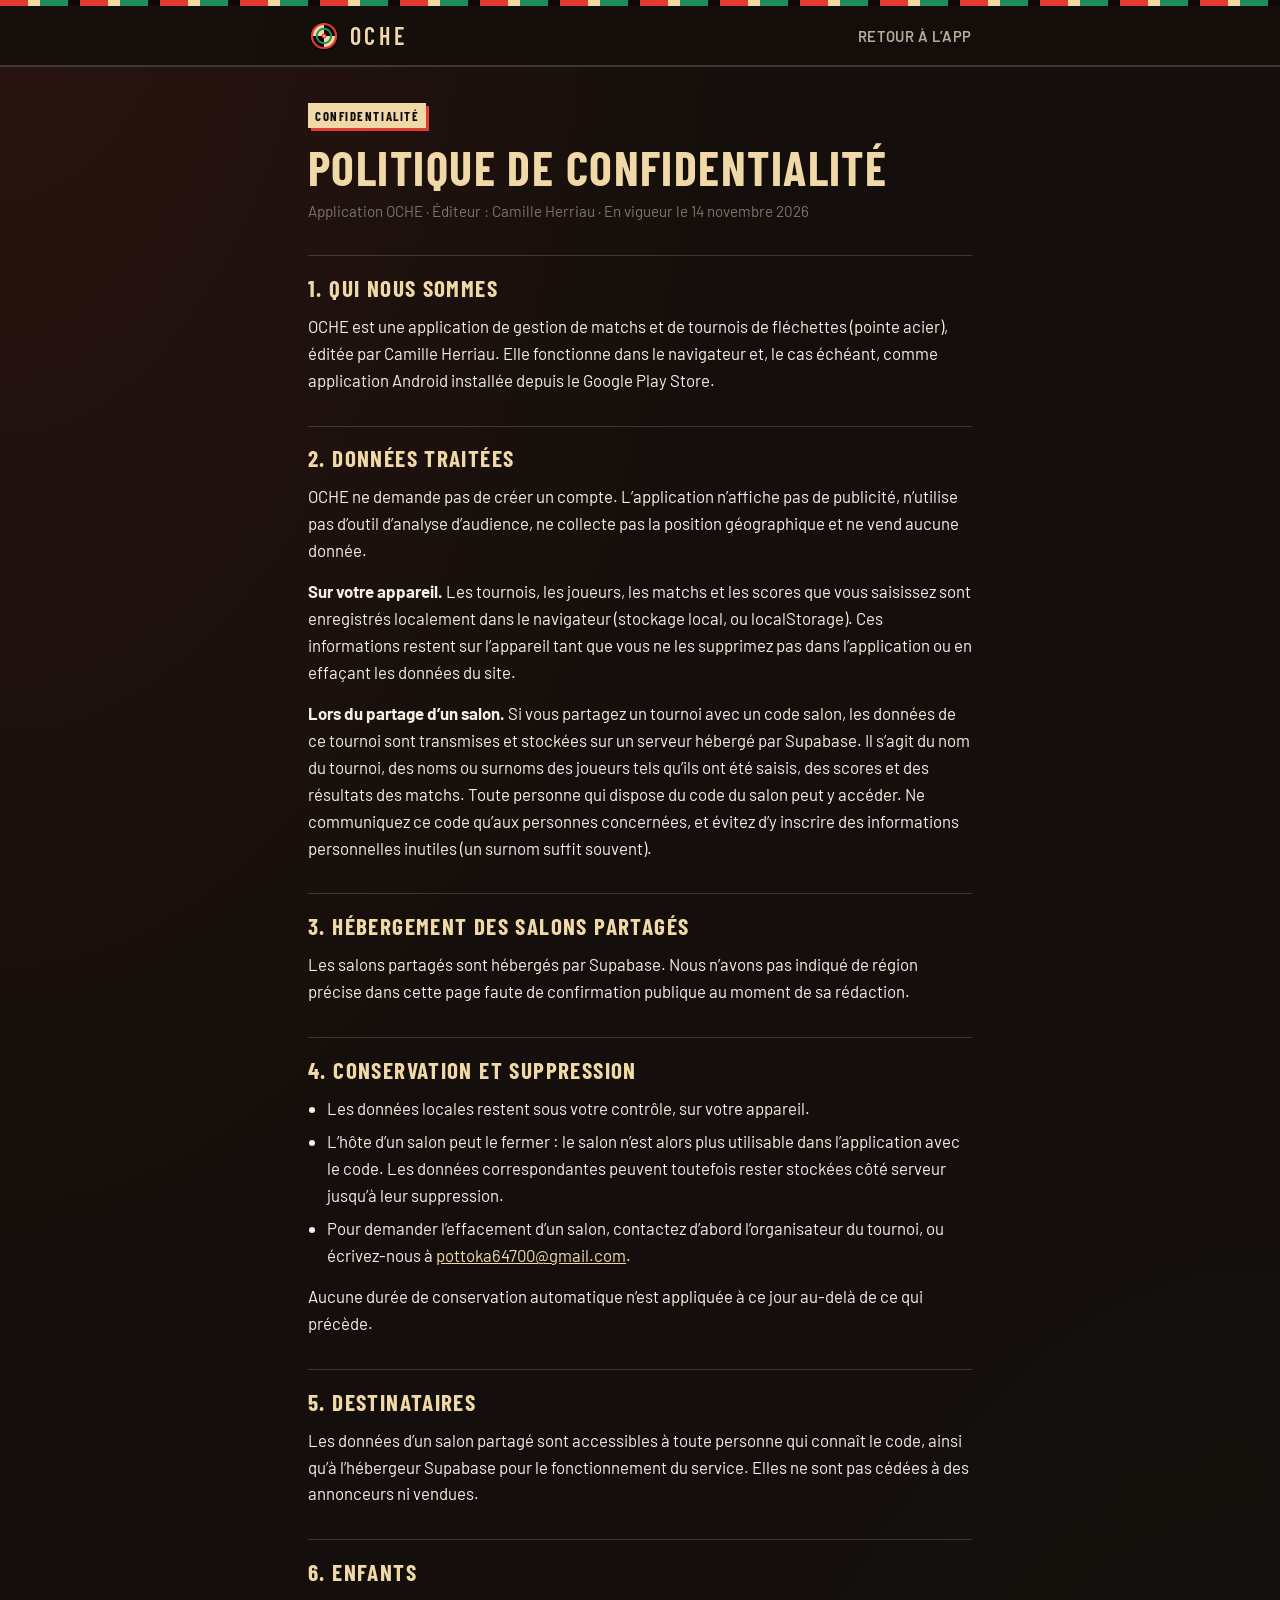
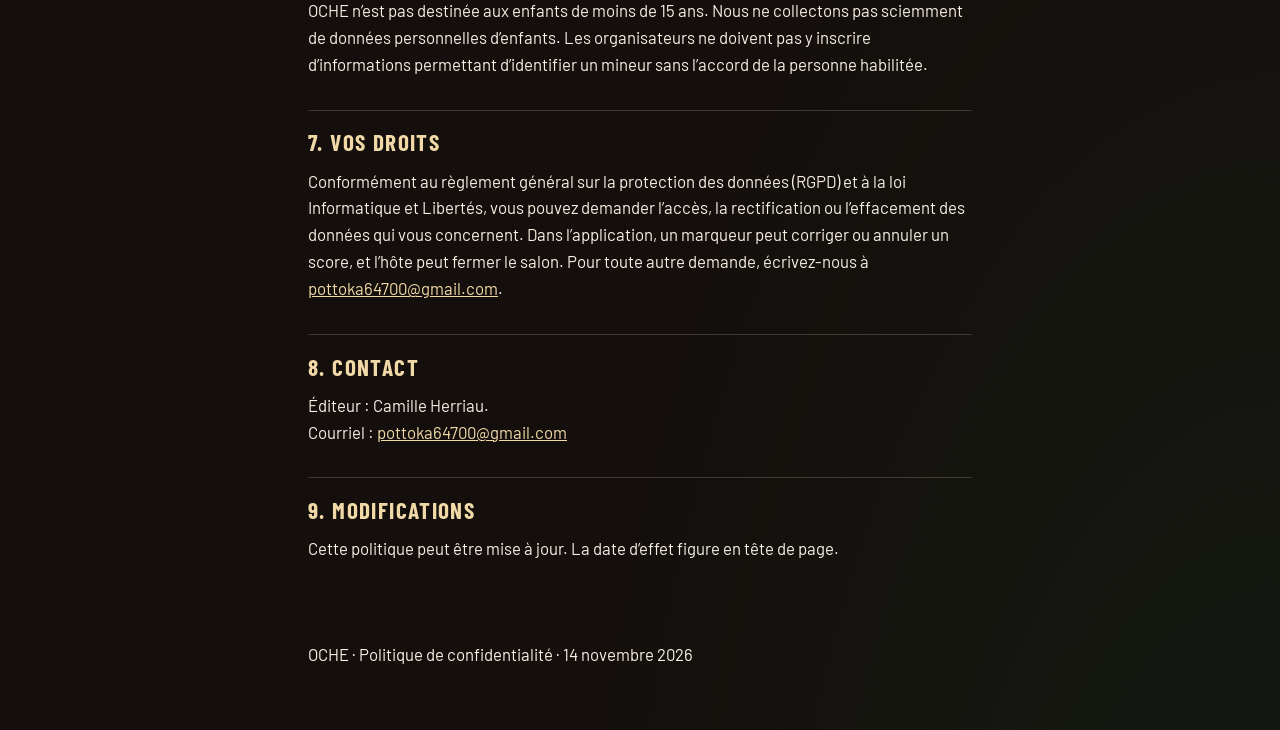
<file: confidentialite.html>
<!doctype html>
<html lang="fr" class="antialiased">
  <head>
    <meta charset="utf-8" />
    <meta name="viewport" content="width=device-width, initial-scale=1" />
    <meta name="theme-color" content="#140f0c" />
    <meta
      name="description"
      content="Politique de confidentialité de l’application OCHE, éditée par Camille Herriau."
    />
    <title>Politique de confidentialité — OCHE</title>
    <link rel="icon" type="image/svg+xml" href="/favicon.svg" />
    <link rel="manifest" href="/manifest.webmanifest" />
    <link rel="apple-touch-icon" href="/icons/apple-touch-icon.png" />
    <link rel="preconnect" href="https://fonts.googleapis.com" />
    <link rel="preconnect" href="https://fonts.gstatic.com" crossorigin="anonymous" />
    <link
      rel="stylesheet"
      href="https://fonts.googleapis.com/css2?family=Barlow+Condensed:wght@600;700&amp;family=Barlow:ital,wght@0,400;0,500;0,600;1,400&amp;display=swap"
    />
    <style>
      :root {
        --bg: #140f0c;
        --fg: #f6efe4;
        --muted: #b7ab9b;
        --subtle: #7e7468;
        --cream: #f0d9a6;
        --red: #e23b32;
        --green: #1f8f5a;
        --inset: #0c0a09;
        --raised: #2a211c;
        --surface: #1f1814;
        --line: #f6efe42e;
        --font: "Barlow", ui-sans-serif, system-ui, sans-serif;
        --display: "Barlow Condensed", "Barlow", ui-sans-serif, system-ui, sans-serif;
      }
      * { box-sizing: border-box; }
      html, body { margin: 0; background: var(--bg); color: var(--fg); font-family: var(--font); }
      body {
        min-height: 100dvh;
        background-image: radial-gradient(ellipse at 0% -10%, #e23b321f, transparent 42%),
          radial-gradient(ellipse at 100% 120%, #1f8f5a1a, transparent 40%);
      }
      .stripe {
        height: 6px;
        background: repeating-linear-gradient(
          90deg,
          var(--red) 0 28px,
          var(--cream) 28px 40px,
          var(--green) 40px 68px,
          var(--inset) 68px 80px
        );
      }
      header {
        border-bottom: 2px solid var(--line);
        background: color-mix(in oklab, var(--bg) 90%, transparent);
      }
      .bar {
        max-width: 44rem;
        margin: 0 auto;
        padding: 0.85rem 1.25rem;
        display: flex;
        align-items: center;
        justify-content: space-between;
        gap: 1rem;
      }
      .logo { display: inline-flex; align-items: center; gap: 0.6rem; text-decoration: none; color: var(--cream); }
      .logo svg { width: 2rem; height: 2rem; }
      .logo span { font-family: var(--display); font-size: 1.5rem; font-weight: 600; letter-spacing: 0.16em; }
      .back {
        color: var(--muted);
        text-decoration: none;
        font-size: 0.92rem;
        font-weight: 600;
        letter-spacing: 0.04em;
        text-transform: uppercase;
      }
      .back:hover { color: var(--cream); }
      main { max-width: 44rem; margin: 0 auto; padding: 2.25rem 1.25rem 4rem; }
      .stamp {
        display: inline-block;
        font-family: var(--display);
        font-weight: 700;
        font-size: 0.8rem;
        letter-spacing: 0.12em;
        text-transform: uppercase;
        color: var(--inset);
        background: var(--cream);
        padding: 0.15rem 0.45rem;
        box-shadow: 3px 3px 0 0 var(--red);
        margin-bottom: 0.85rem;
      }
      h1 {
        font-family: var(--display);
        font-size: clamp(2rem, 6vw, 3rem);
        font-weight: 700;
        letter-spacing: 0.03em;
        text-transform: uppercase;
        color: var(--cream);
        margin: 0 0 0.4rem;
        line-height: 1.05;
      }
      .meta { color: var(--subtle); font-size: 0.95rem; margin: 0 0 2rem; }
      h2 {
        font-family: var(--display);
        font-size: 1.45rem;
        font-weight: 700;
        letter-spacing: 0.06em;
        text-transform: uppercase;
        color: var(--cream);
        margin: 2rem 0 0.7rem;
        padding-top: 1.1rem;
        border-top: 1px solid var(--line);
      }
      p, li { color: var(--fg); line-height: 1.6; font-size: 1.05rem; }
      p { margin: 0 0 0.9rem; }
      ul { margin: 0 0 0.9rem; padding-left: 1.2rem; }
      li { margin: 0 0 0.4rem; }
      a { color: var(--cream); }
      a:hover { color: var(--fg); }
      .note {
        background: var(--surface);
        border: 1px solid var(--line);
        border-radius: 12px;
        padding: 0.9rem 1rem;
        color: var(--muted);
        font-size: 0.98rem;
      }
      .placeholder {
        display: inline-block;
        background: var(--raised);
        color: var(--cream);
        border: 1px dashed var(--cream);
        padding: 0.05rem 0.4rem;
        font-weight: 600;
        letter-spacing: 0.02em;
      }
      footer {
        max-width: 44rem;
        margin: 0 auto;
        padding: 0 1.25rem 3rem;
        color: var(--subtle);
        font-size: 0.9rem;
      }
    </style>
  </head>
  <body>
    <div class="stripe" aria-hidden="true"></div>
    <header>
      <div class="bar">
        <a class="logo" href="/" aria-label="OCHE, accueil">
          <svg viewBox="0 0 32 32" aria-hidden="true">
            <circle cx="16" cy="16" r="15" fill="#0c0a09"/>
            <circle cx="16" cy="16" r="12" fill="#f0d9a6"/>
            <path fill="#0c0a09" d="M16 16 L16 4 A12 12 0 0 1 28 16 Z"/>
            <path fill="#0c0a09" d="M16 16 L16 28 A12 12 0 0 1 4 16 Z"/>
            <circle cx="16" cy="16" r="12" fill="none" stroke="#e23b32" stroke-width="2.2"/>
            <circle cx="16" cy="16" r="7.2" fill="none" stroke="#1f8f5a" stroke-width="2"/>
            <circle cx="16" cy="16" r="2.4" fill="#e23b32"/>
            <circle cx="16" cy="16" r="1" fill="#f0d9a6"/>
          </svg>
          <span>OCHE</span>
        </a>
        <a class="back" href="/">Retour à l’app</a>
      </div>
    </header>
    <main>
      <p class="stamp">Confidentialité</p>
      <h1>Politique de confidentialité</h1>
      <p class="meta">Application OCHE · Éditeur : Camille Herriau · En vigueur le 14 novembre 2026</p>

      <h2>1. Qui nous sommes</h2>
      <p>
        OCHE est une application de gestion de matchs et de tournois de fléchettes
        (pointe acier), éditée par Camille Herriau. Elle fonctionne dans le
        navigateur et, le cas échéant, comme application Android installée depuis
        le Google Play Store.
      </p>

      <h2>2. Données traitées</h2>
      <p>
        OCHE ne demande pas de créer un compte. L’application n’affiche pas de
        publicité, n’utilise pas d’outil d’analyse d’audience, ne collecte pas
        la position géographique et ne vend aucune donnée.
      </p>
      <p>
        <strong>Sur votre appareil.</strong> Les tournois, les joueurs, les
        matchs et les scores que vous saisissez sont enregistrés localement dans
        le navigateur (stockage local, ou <span lang="en">localStorage</span>).
        Ces informations restent sur l’appareil tant que vous ne les supprimez
        pas dans l’application ou en effaçant les données du site.
      </p>
      <p>
        <strong>Lors du partage d’un salon.</strong> Si vous partagez un tournoi
        avec un code salon, les données de ce tournoi sont transmises et
        stockées sur un serveur hébergé par Supabase. Il s’agit du nom du
        tournoi, des noms ou surnoms des joueurs tels qu’ils ont été saisis,
        des scores et des résultats des matchs. Toute personne qui dispose du
        code du salon peut y accéder. Ne communiquez ce code qu’aux personnes
        concernées, et évitez d’y inscrire des informations personnelles
        inutiles (un surnom suffit souvent).
      </p>

      <h2>3. Hébergement des salons partagés</h2>
      <p>
        Les salons partagés sont hébergés par Supabase. Nous n’avons pas
        indiqué de région précise dans cette page faute de confirmation
        publique au moment de sa rédaction.
      </p>

      <h2>4. Conservation et suppression</h2>
      <ul>
        <li>
          Les données locales restent sous votre contrôle, sur votre appareil.
        </li>
        <li>
          L’hôte d’un salon peut le fermer : le salon n’est alors plus
          utilisable dans l’application avec le code. Les données correspondantes
          peuvent toutefois rester stockées côté serveur jusqu’à leur
          suppression.
        </li>
        <li>
          Pour demander l’effacement d’un salon, contactez d’abord
          l’organisateur du tournoi, ou écrivez-nous à
          <a href="mailto:pottoka64700@gmail.com">pottoka64700@gmail.com</a>.
        </li>
      </ul>
      <p>
        Aucune durée de conservation automatique n’est appliquée à ce jour au-delà
        de ce qui précède.
      </p>

      <h2>5. Destinataires</h2>
      <p>
        Les données d’un salon partagé sont accessibles à toute personne qui
        connaît le code, ainsi qu’à l’hébergeur Supabase pour le fonctionnement
        du service. Elles ne sont pas cédées à des annonceurs ni vendues.
      </p>

      <h2>6. Enfants</h2>
      <p>
        OCHE n’est pas destinée aux enfants de moins de 15 ans. Nous ne
        collectons pas sciemment de données personnelles d’enfants. Les
        organisateurs ne doivent pas y inscrire d’informations permettant
        d’identifier un mineur sans l’accord de la personne habilitée.
      </p>

      <h2>7. Vos droits</h2>
      <p>
        Conformément au règlement général sur la protection des données (RGPD)
        et à la loi Informatique et Libertés, vous pouvez demander l’accès, la
        rectification ou l’effacement des données qui vous concernent. Dans
        l’application, un marqueur peut corriger ou annuler un score, et l’hôte
        peut fermer le salon. Pour toute autre demande, écrivez-nous à
        <a href="mailto:pottoka64700@gmail.com">pottoka64700@gmail.com</a>.
      </p>

      <h2>8. Contact</h2>
      <p>
        Éditeur : Camille Herriau.<br />
        Courriel :
        <a href="mailto:pottoka64700@gmail.com">pottoka64700@gmail.com</a>
      </p>
      <h2>9. Modifications</h2>
      <p>
        Cette politique peut être mise à jour. La date d’effet figure en tête
        de page.
      </p>
    </main>
    <footer>
      <p>OCHE · Politique de confidentialité · 14 novembre 2026</p>
    </footer>
  </body>
</html>
</file>
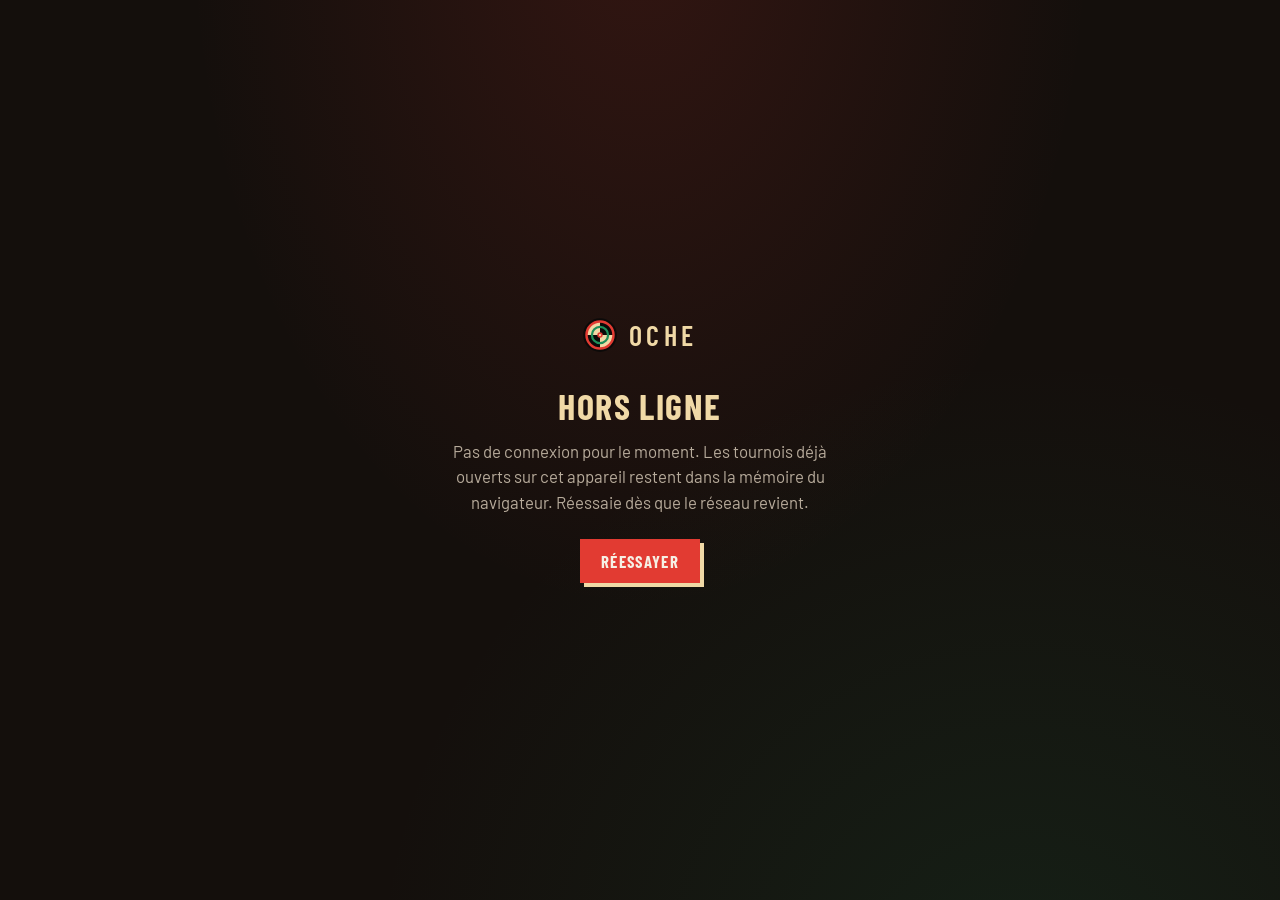
<file: hors-ligne.html>
<!doctype html>
<html lang="fr" class="antialiased">
  <head>
    <meta charset="utf-8" />
    <meta name="viewport" content="width=device-width, initial-scale=1" />
    <meta name="theme-color" content="#140f0c" />
    <meta name="robots" content="noindex" />
    <title>Hors ligne — OCHE</title>
    <link rel="icon" type="image/svg+xml" href="/favicon.svg" />
    <link rel="manifest" href="/manifest.webmanifest" />
    <link rel="apple-touch-icon" href="/icons/apple-touch-icon.png" />
    <link rel="preconnect" href="https://fonts.googleapis.com" />
    <link rel="preconnect" href="https://fonts.gstatic.com" crossorigin="anonymous" />
    <link
      rel="stylesheet"
      href="https://fonts.googleapis.com/css2?family=Barlow+Condensed:wght@600;700&amp;family=Barlow:wght@400;500;600&amp;display=swap"
    />
    <style>
      :root {
        --bg: #140f0c;
        --fg: #f6efe4;
        --muted: #b7ab9b;
        --cream: #f0d9a6;
        --red: #e23b32;
        --green: #1f8f5a;
        --inset: #0c0a09;
        --raised: #2a211c;
        --surface: #1f1814;
        --line: #f6efe42e;
        --font: "Barlow", ui-sans-serif, system-ui, sans-serif;
        --display: "Barlow Condensed", "Barlow", ui-sans-serif, system-ui, sans-serif;
      }
      * { box-sizing: border-box; }
      html, body { margin: 0; min-height: 100%; background: var(--bg); color: var(--fg); font-family: var(--font); }
      body {
        min-height: 100dvh;
        display: flex;
        flex-direction: column;
        align-items: center;
        justify-content: center;
        padding: 2rem 1.25rem;
        background-image: radial-gradient(ellipse at 50% -10%, #e23b3226, transparent 50%),
          radial-gradient(ellipse at 80% 110%, #1f8f5a22, transparent 45%);
      }
      main { max-width: 26rem; text-align: center; }
      .logo { display: inline-flex; align-items: center; gap: 0.65rem; text-decoration: none; color: var(--cream); }
      .logo svg { width: 2.25rem; height: 2.25rem; }
      .logo span { font-family: var(--display); font-size: 1.75rem; font-weight: 600; letter-spacing: 0.16em; }
      h1 {
        font-family: var(--display);
        font-size: 2.25rem;
        font-weight: 700;
        letter-spacing: 0.04em;
        text-transform: uppercase;
        margin: 1.75rem 0 0.75rem;
        color: var(--cream);
      }
      p { margin: 0 0 1.5rem; color: var(--muted); line-height: 1.5; font-size: 1.05rem; }
      a.btn {
        display: inline-flex;
        align-items: center;
        justify-content: center;
        min-height: 2.75rem;
        padding: 0.55rem 1.2rem;
        border: 2px solid var(--red);
        background: var(--red);
        color: var(--fg);
        font-family: var(--display);
        font-weight: 700;
        font-size: 1.05rem;
        letter-spacing: 0.08em;
        text-transform: uppercase;
        text-decoration: none;
        box-shadow: 4px 4px 0 0 var(--cream);
      }
      a.btn:hover { transform: translate(-1px, -1px); box-shadow: 6px 6px 0 0 var(--cream); }
    </style>
  </head>
  <body>
    <main>
      <a class="logo" href="/" aria-label="OCHE, accueil">
        <svg viewBox="0 0 32 32" aria-hidden="true">
          <circle cx="16" cy="16" r="15" fill="#0c0a09"/>
          <circle cx="16" cy="16" r="12" fill="#f0d9a6"/>
          <path fill="#0c0a09" d="M16 16 L16 4 A12 12 0 0 1 28 16 Z"/>
          <path fill="#0c0a09" d="M16 16 L16 28 A12 12 0 0 1 4 16 Z"/>
          <circle cx="16" cy="16" r="12" fill="none" stroke="#e23b32" stroke-width="2.2"/>
          <circle cx="16" cy="16" r="7.2" fill="none" stroke="#1f8f5a" stroke-width="2"/>
          <circle cx="16" cy="16" r="2.4" fill="#e23b32"/>
          <circle cx="16" cy="16" r="1" fill="#f0d9a6"/>
        </svg>
        <span>OCHE</span>
      </a>
      <h1>Hors ligne</h1>
      <p>Pas de connexion pour le moment. Les tournois déjà ouverts sur cet appareil restent dans la mémoire du navigateur. Réessaie dès que le réseau revient.</p>
      <a class="btn" href="/">Réessayer</a>
    </main>
  </body>
</html>
</file>
